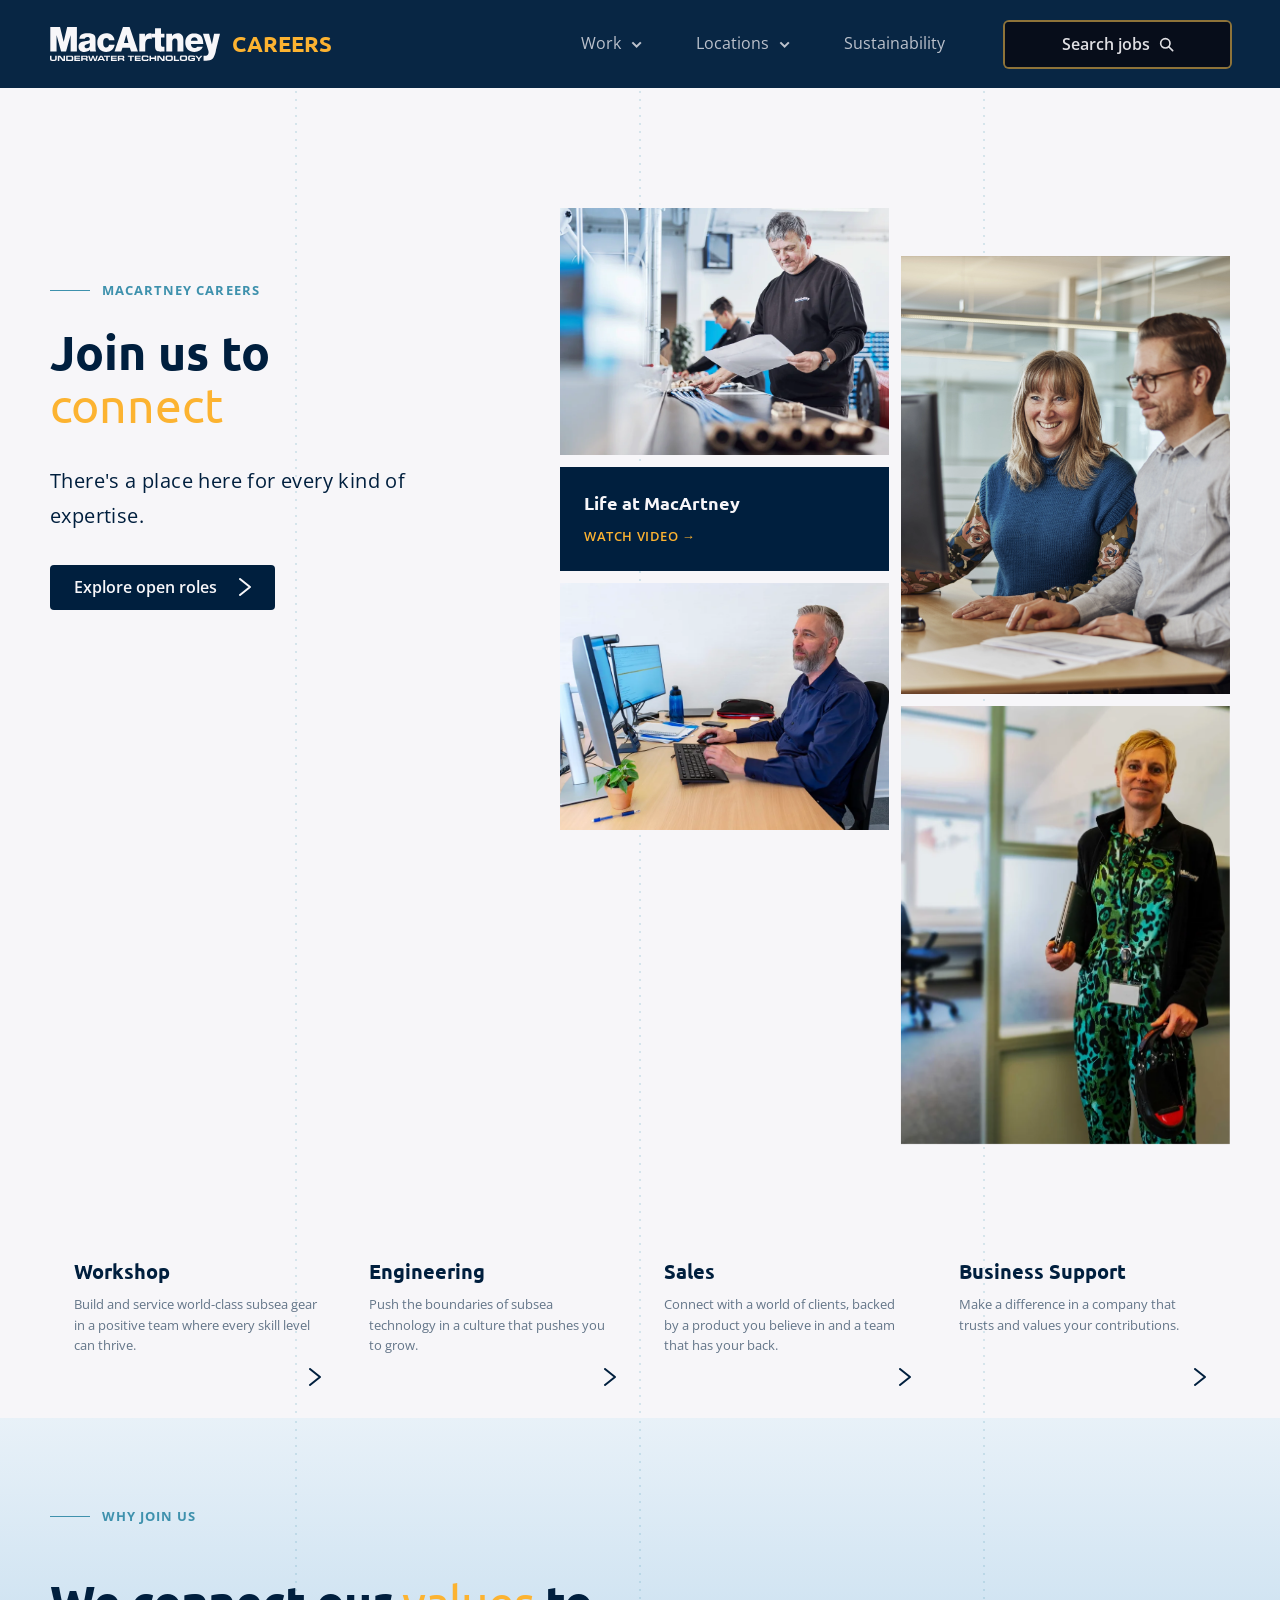
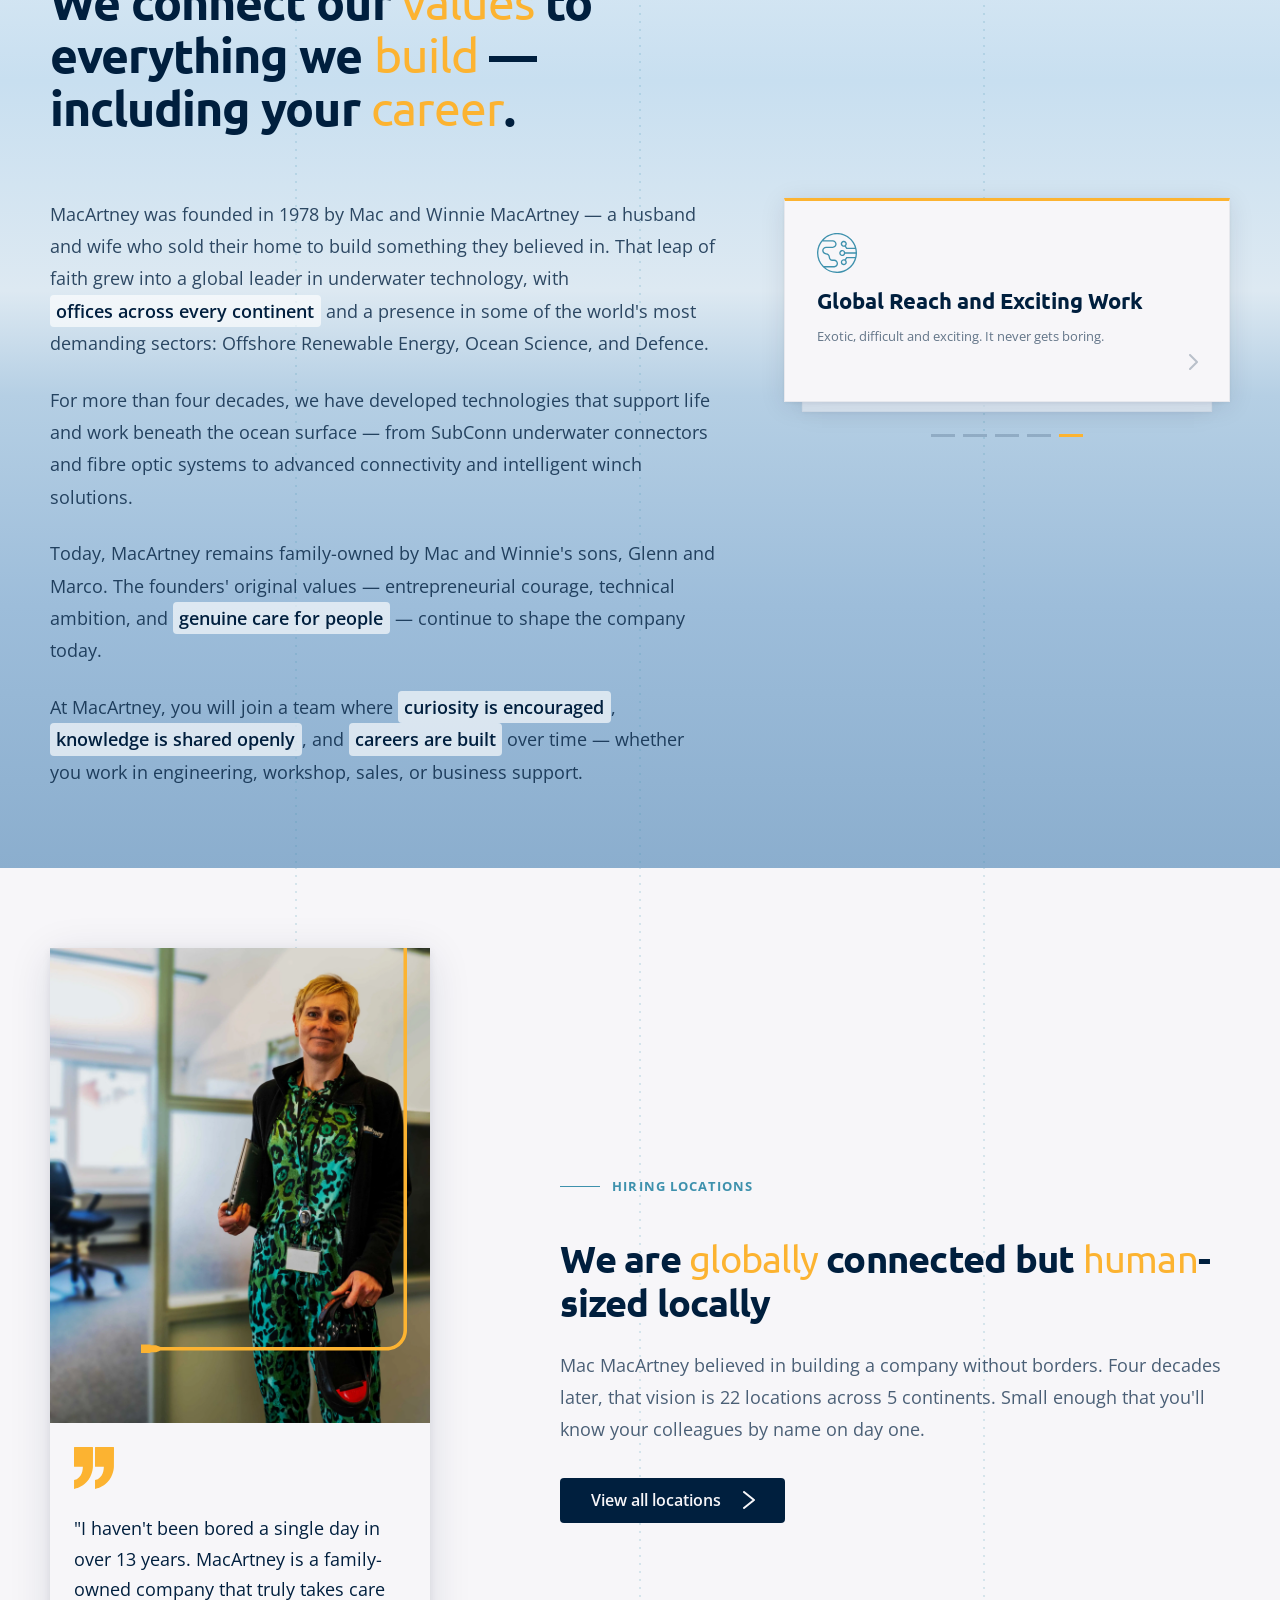
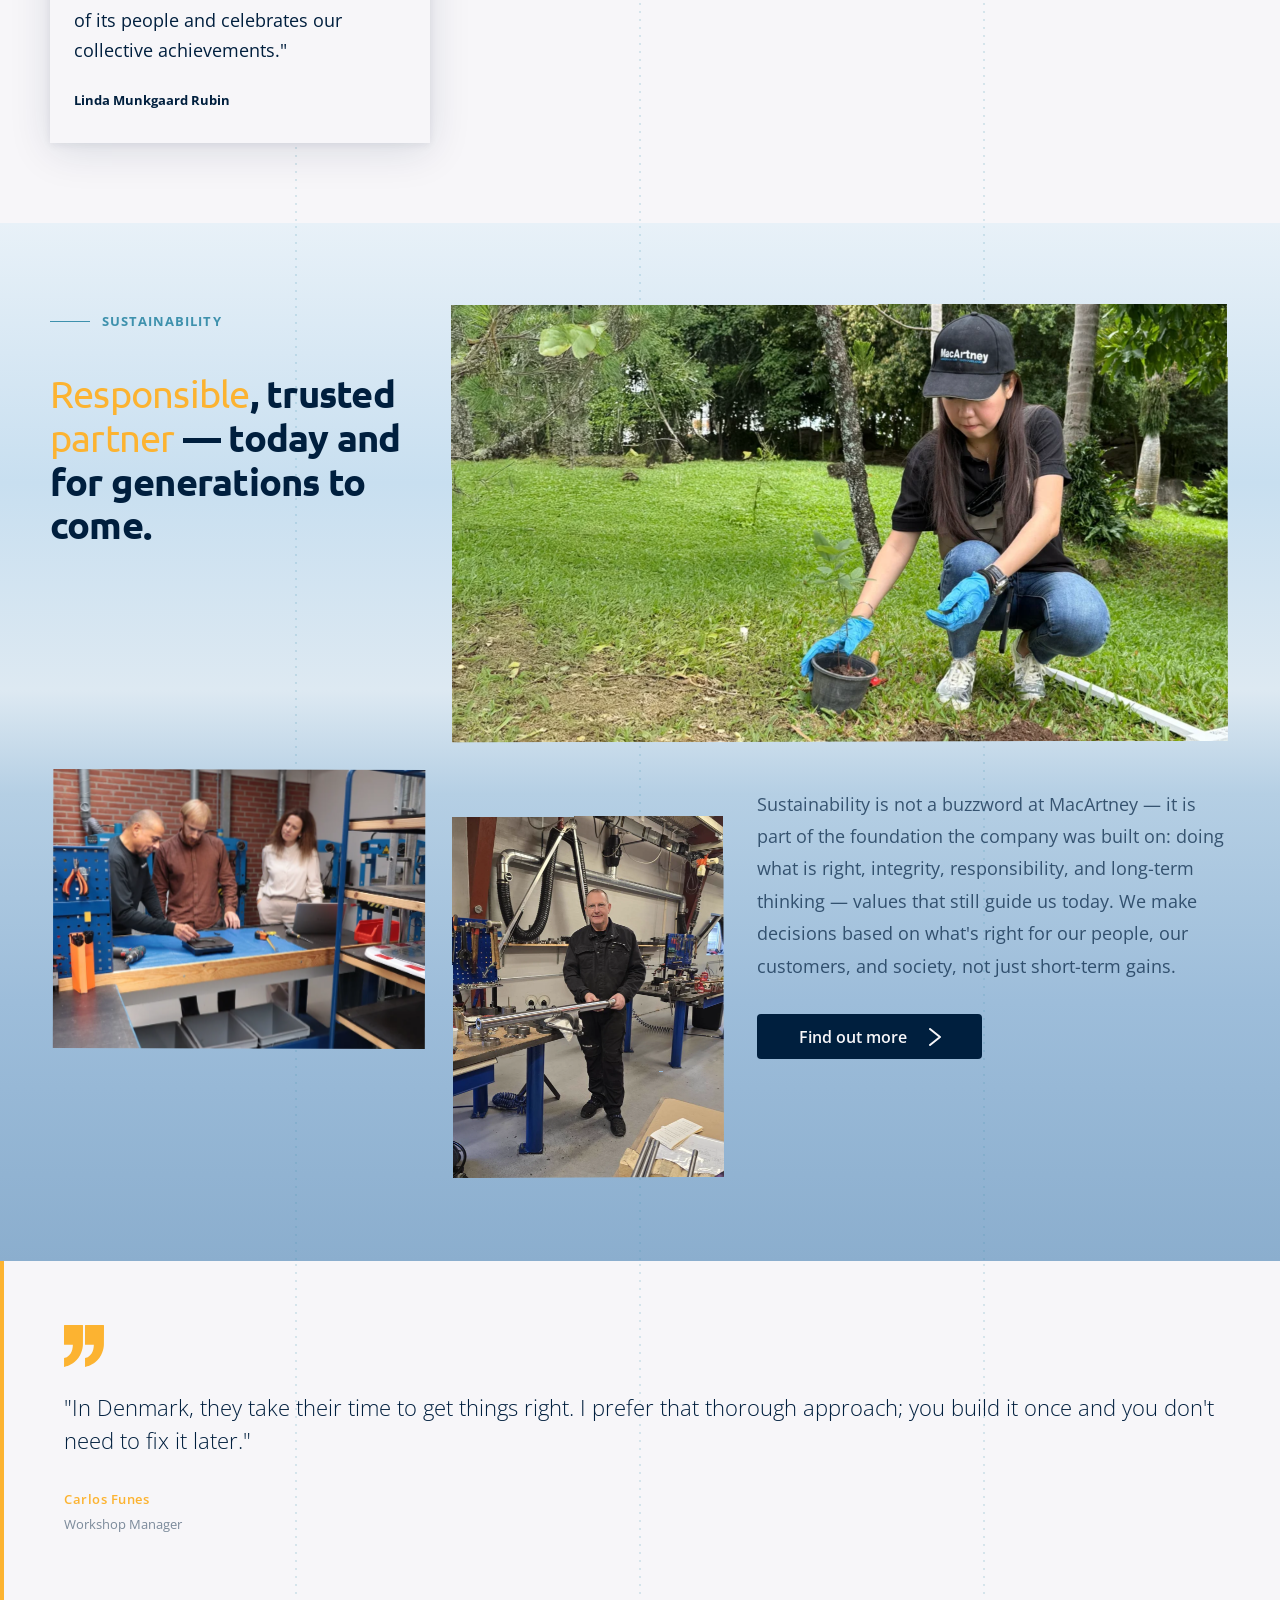
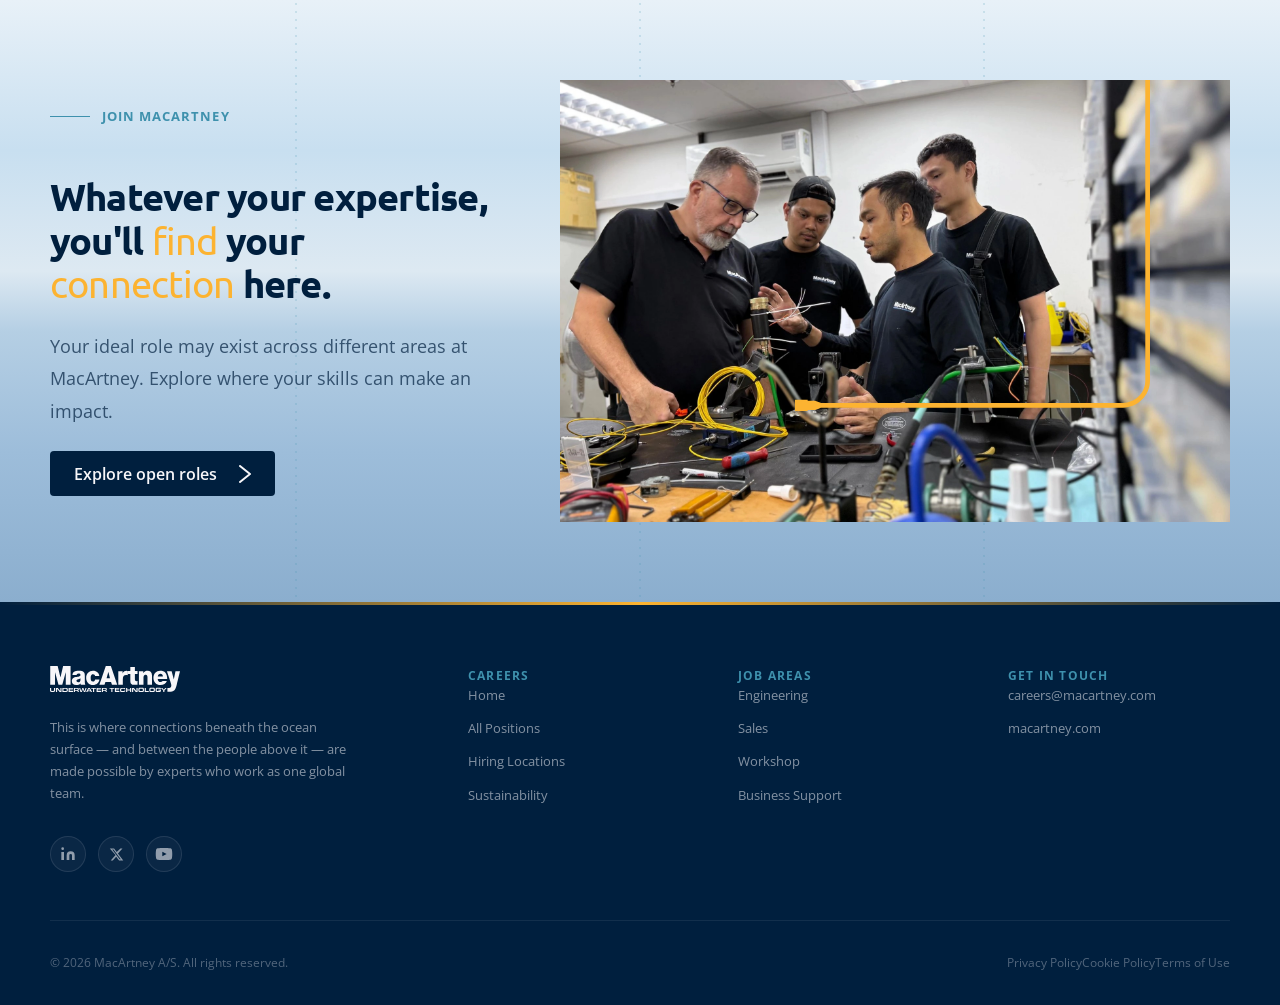
<file: index.html>
<!doctype html>
<html lang="en">
  <head>
    <meta charset="UTF-8" />
    <meta name="viewport" content="width=device-width, initial-scale=1.0" />
    <meta
      name="description"
      content="Build your career at MacArtney — we connect oceans and people"
    />
    <title>Careers at MacArtney — Join us to connect</title>
    <link rel="preconnect" href="https://fonts.googleapis.com" />
    <link rel="preconnect" href="https://fonts.gstatic.com" crossorigin />
    <link
      href="https://fonts.googleapis.com/css2?family=Open+Sans:wght@400;600;700&family=Ubuntu:wght@500;700&display=swap"
      rel="stylesheet"
    />
    <link rel="stylesheet" href="css/main.css" />
  </head>
  <body class="page-grid">
    <a href="#main" class="skip-link">Skip to main content</a>

    <header class="site-header" role="banner"></header>

    <main class="site-main" id="main">
      <section class="home-hero" aria-labelledby="hero-title">
        <div class="container home-hero__inner">
          <div class="page-hero__text-area">
            <span class="hero__eyebrow">MacArtney Careers</span>
            <h1 class="page-hero__title" id="hero-title">
              Join us to <span class="page-hero__title-accent">connect</span>
            </h1>
            <p class="page-hero__subtitle">
              There's a place here for every kind of expertise.
            </p>
            <div class="page-hero__actions">
              <a class="btn btn--cta btn--md" href="search.html">
                <span class="btn__inner">
                  Explore open roles
                  <svg class="btn__arrow" width="22" height="18" viewBox="0 0 22 18" fill="none" stroke="currentColor" stroke-width="2" stroke-linecap="round" stroke-linejoin="round" aria-hidden="true">
                    <polyline points="11,1 21,9 11,17"/>
                    <line class="btn__arrow-line" x1="1" y1="9" x2="21" y2="9"/>
                  </svg>
                </span>
              </a>
            </div>
          </div>

          <div class="media-grid" aria-hidden="true">
            <div class="media-grid__col media-grid__col--left">
              <div
                class="media-grid__photo media-grid__photo--landscape"
                style="
                  background-image: url(&quot;assets/hero-landscape-1.webp&quot;);
                  background-size: cover;
                  background-position: center;
                "
              ></div>
              <div class="media-grid__video-card">
                <p class="media-grid__video-title">Life at MacArtney</p>
                <a class="media-grid__video-link" href="#"
                  >Watch video &rarr;</a
                >
              </div>
              <div
                class="media-grid__photo media-grid__photo--landscape"
                style="
                  background-image: url(&quot;assets/hero-landscape-2.webp&quot;);
                  background-size: cover;
                  background-position: center;
                "
              ></div>
            </div>
            <div class="media-grid__col media-grid__col--right">
              <div
                class="media-grid__photo media-grid__photo--portrait"
                style="
                  background-image: url(&quot;assets/hero-portrait-3.webp&quot;);
                  background-size: cover;
                  background-position: center;
                "
              ></div>
              <div
                class="media-grid__photo media-grid__photo--portrait"
                style="
                  background-image: url(&quot;assets/hero-portrait-2.webp&quot;);
                  background-size: cover;
                  background-position: center;
                "
              ></div>
            </div>
          </div>
        </div>
      </section>

      <!-- ── Career Areas ──────────────────────────────────── -->
      <div class="career-areas"></div>

      <!-- ── Why Join Us ──────────────────────────────────── -->
      <section class="why-join section" aria-labelledby="why-join-title">
        <div class="container">
          <!-- Header -->
          <div class="why-join__header">
            <span class="hero__eyebrow">Why join us</span>
            <h2 class="why-join__headline" id="why-join-title">
              We connect our
              <span class="page-hero__title-accent">values</span> to everything
              we <span class="page-hero__title-accent">build</span> — including
              your <span class="page-hero__title-accent">career</span>.
            </h2>
          </div>

          <!-- Stripe-style values layout -->
          <div class="why-join__values">
            <div class="why-join__about flow">
              <p>
                MacArtney was founded in 1978 by Mac and Winnie MacArtney — a
                husband and wife who sold their home to build something they
                believed in. That leap of faith grew into a global leader in
                underwater technology, with
                <button class="why-join__trigger" data-card="global">
                  offices across every continent
                </button>
                and a presence in some of the world's most demanding sectors:
                Offshore Renewable Energy, Ocean Science, and Defence.
              </p>
              <p>
                For more than four decades, we have developed technologies that
                support life and work beneath the ocean surface — from SubConn
                underwater connectors and fibre optic systems to advanced
                connectivity and intelligent winch solutions.
              </p>
              <p>
                Today, MacArtney remains family-owned by Mac and Winnie's sons,
                Glenn and Marco. The founders' original values — entrepreneurial
                courage, technical ambition, and
                <button class="why-join__trigger" data-card="culture">
                  genuine care for people
                </button>
                — continue to shape the company today.
              </p>
              <p>
                At MacArtney, you will join a team where
                <button class="why-join__trigger" data-card="trust">
                  curiosity is encouraged</button
                >,
                <button class="why-join__trigger" data-card="leadership">
                  knowledge is shared openly</button
                >, and
                <button class="why-join__trigger" data-card="growth">
                  careers are built
                </button>
                over time — whether you work in engineering, workshop, sales, or
                business support.
              </p>
            </div>

            <div class="card-stack">
              <div class="card-stack__stage" aria-live="polite">
                <article
                  class="card-stack__card"
                  data-card="culture"
                  aria-hidden="true"
                >
                  <img
                    src="assets/Heart.svg"
                    class="card-stack__card-icon"
                    aria-hidden="true"
                    alt=""
                  />
                  <h3 class="card-stack__card-title">
                    Caring, Balanced Culture
                  </h3>
                  <p class="card-stack__card-text">
                    We will solve it together.
                  </p>
                </article>
                <article
                  class="card-stack__card"
                  data-card="growth"
                  aria-hidden="true"
                >
                  <img
                    src="assets/Growth.svg"
                    class="card-stack__card-icon"
                    aria-hidden="true"
                    alt=""
                  />
                  <h3 class="card-stack__card-title">Growth and Development</h3>
                  <p class="card-stack__card-text">
                    Hire for mindset, train for mastery.
                  </p>
                </article>
                <article
                  class="card-stack__card"
                  data-card="leadership"
                  aria-hidden="true"
                >
                  <img
                    src="assets/leadership.svg"
                    class="card-stack__card-icon"
                    aria-hidden="true"
                    alt=""
                  />
                  <h3 class="card-stack__card-title">
                    Approachable Leadership
                  </h3>
                  <p class="card-stack__card-text">
                    Everyone is equal on a human level.
                  </p>
                </article>
                <article
                  class="card-stack__card"
                  data-card="trust"
                  aria-hidden="true"
                >
                  <img
                    src="assets/Empowerment.svg"
                    class="card-stack__card-icon"
                    aria-hidden="true"
                    alt=""
                  />
                  <h3 class="card-stack__card-title">Trust and Empowerment</h3>
                  <p class="card-stack__card-text">
                    Take responsibility and ownership of your work, with the
                    support you need to succeed.
                  </p>
                </article>
                <article
                  class="card-stack__card"
                  data-card="global"
                  aria-hidden="true"
                >
                  <img
                    src="assets/Global.svg"
                    class="card-stack__card-icon"
                    aria-hidden="true"
                    alt=""
                  />
                  <h3 class="card-stack__card-title">
                    Global Reach and Exciting Work
                  </h3>
                  <p class="card-stack__card-text">
                    Exotic, difficult and exciting. It never gets boring.
                  </p>
                </article>
              </div>
              <div class="card-stack__dots" aria-hidden="true"></div>
            </div>
          </div>
        </div>

        <!-- Mobile bottom sheet -->
        <div
          class="why-join__sheet"
          role="dialog"
          aria-modal="true"
          aria-label="Value detail"
          aria-hidden="true"
        >
          <button class="why-join__sheet-close" aria-label="Close">
            &#x2715;
          </button>
          <div
            class="card-stack__card-icon why-join__sheet-icon"
            aria-hidden="true"
          ></div>
          <h3 class="card-stack__card-title why-join__sheet-title"></h3>
          <p class="card-stack__card-text why-join__sheet-text"></p>
        </div>
        <div class="why-join__sheet-backdrop" aria-hidden="true"></div>
      </section>

      <!-- ── Locations Intro ─────────────────────────────────── -->
      <section class="locations-intro section">
        <div class="container">
          <div class="locations-intro__grid">
            <div class="quote-card">
              <div class="quote-card__media">
                <img
                  src="assets/Front_page_hero.webp"
                  alt="MacArtney team member"
                  class="quote-card__image"
                />
                <img
                  src="assets/Top_connector.svg"
                  alt=""
                  class="quote-card__connector"
                  aria-hidden="true"
                />
              </div>
              <div class="quote-card__body">
                <img
                  class="quote-card__icon"
                  src="assets/quote.svg"
                  alt=""
                  aria-hidden="true"
                />
                <blockquote class="quote-card__text">
                  "I haven't been bored a single day in over 13 years. MacArtney
                  is a family-owned company that truly takes care of its people
                  and celebrates our collective achievements."
                </blockquote>
                <cite class="quote-card__attribution">
                  <strong>Linda Munkgaard Rubin</strong>
                </cite>
              </div>
            </div>

            <div class="locations-intro__text">
              <span class="hero__eyebrow">Hiring Locations</span>
              <h2 class="locations-intro__heading">
                We are
                <span class="page-hero__title-accent">globally</span> connected
                but <span class="page-hero__title-accent">human</span>-sized
                locally
              </h2>
              <p class="locations-intro__body">
                Mac MacArtney believed in building a company without borders.
                Four decades later, that vision is 22 locations across 5
                continents. Small enough that you'll know your colleagues by
                name on day one.
              </p>
              <a class="btn btn--cta btn--md" href="locations.html">
                <span class="btn__inner">
                  View all locations
                  <svg class="btn__arrow" width="22" height="18" viewBox="0 0 22 18" fill="none" stroke="currentColor" stroke-width="2" stroke-linecap="round" stroke-linejoin="round" aria-hidden="true">
                    <polyline points="11,1 21,9 11,17"/>
                    <line class="btn__arrow-line" x1="1" y1="9" x2="21" y2="9"/>
                  </svg>
                </span>
              </a>
            </div>
          </div>
        </div>
      </section>

      <!-- ── Sustainability ────────────────────────────────── -->
      <section class="sustain-strip section" aria-labelledby="sustain-title">
        <div class="container">
          <div class="sustain-strip__grid">
            <div class="sustain-strip__lead">
              <span class="hero__eyebrow">Sustainability</span>
              <h2 class="sustain-strip__heading" id="sustain-title">
                <span class="page-hero__title-accent">Responsible</span>,
                trusted <span class="page-hero__title-accent">partner</span> —
                today and for generations to come.
              </h2>
            </div>
            <div
              class="sustain-strip__photo sustain-strip__photo--a"
              aria-hidden="true"
              style="
                background-image: url(&quot;assets/sustain-landscape.webp&quot;);
                background-size: cover;
                background-position: center;
              "
            ></div>
            <div
              class="sustain-strip__photo sustain-strip__photo--b"
              aria-hidden="true"
              style="
                background-image: url(&quot;assets/sustain-square.webp&quot;);
                background-size: cover;
                background-position: center;
              "
            ></div>
            <div
              class="sustain-strip__photo sustain-strip__photo--c"
              aria-hidden="true"
              style="
                background-image: url(&quot;assets/sustain-portrait.webp&quot;);
                background-size: cover;
                background-position: center;
              "
            ></div>
            <div class="sustain-strip__body">
              <p>
                Sustainability is not a buzzword at MacArtney — it is part of
                the foundation the company was built on: doing what is right,
                integrity, responsibility, and long-term thinking — values that
                still guide us today. We make decisions based on what's right
                for our people, our customers, and society, not just short-term
                gains.
              </p>
              <a class="btn btn--cta btn--md" href="sustainability.html">
                <span class="btn__inner">
                  Find out more
                  <svg class="btn__arrow" width="22" height="18" viewBox="0 0 22 18" fill="none" stroke="currentColor" stroke-width="2" stroke-linecap="round" stroke-linejoin="round" aria-hidden="true">
                    <polyline points="11,1 21,9 11,17"/>
                    <line class="btn__arrow-line" x1="1" y1="9" x2="21" y2="9"/>
                  </svg>
                </span>
              </a>
            </div>
          </div>
        </div>
      </section>

      <!-- ── Full-bleed Quote ──────────────────────────────────── -->
      <section class="full-quote" aria-label="Employee testimonial">
        <div class="full-quote__content">
          <div class="container">
            <blockquote class="full-quote__blockquote">
              <img
                src="assets/quote.svg"
                class="full-quote__mark"
                alt=""
                aria-hidden="true"
              />
              <p class="full-quote__text">
                "In Denmark, they take their time to get things right. I prefer
                that thorough approach; you build it once and you don't need to
                fix it later."
              </p>
              <footer class="full-quote__author">
                <strong class="full-quote__name">Carlos Funes</strong>
                <span class="full-quote__role">Workshop Manager</span>
              </footer>
            </blockquote>
          </div>
        </div>
      </section>

      <!-- ── CTA Banner ──────────────────────────────────────── -->
      <section
        class="cta-banner section"
        aria-labelledby="cta-banner-title"
      ></section>
    </main>

    <footer class="site-footer" role="contentinfo"></footer>

    <script src="https://cdnjs.cloudflare.com/ajax/libs/gsap/3.12.5/gsap.min.js"></script>
    <script type="module" src="js/animations/hero.js"></script>
    <script type="module" src="js/core/header.js"></script>
    <script type="module" src="js/core/navigation.js"></script>
    <script type="module" src="js/core/footer.js"></script>
    <script type="module" src="js/sections/career-areas.js"></script>
    <script type="module" src="js/sections/cta-banner.js"></script>
    <script type="module" src="js/sections/why-join.js"></script>
    <script type="module" src="js/core/buttons.js"></script>
  </body>
</html>
</file>
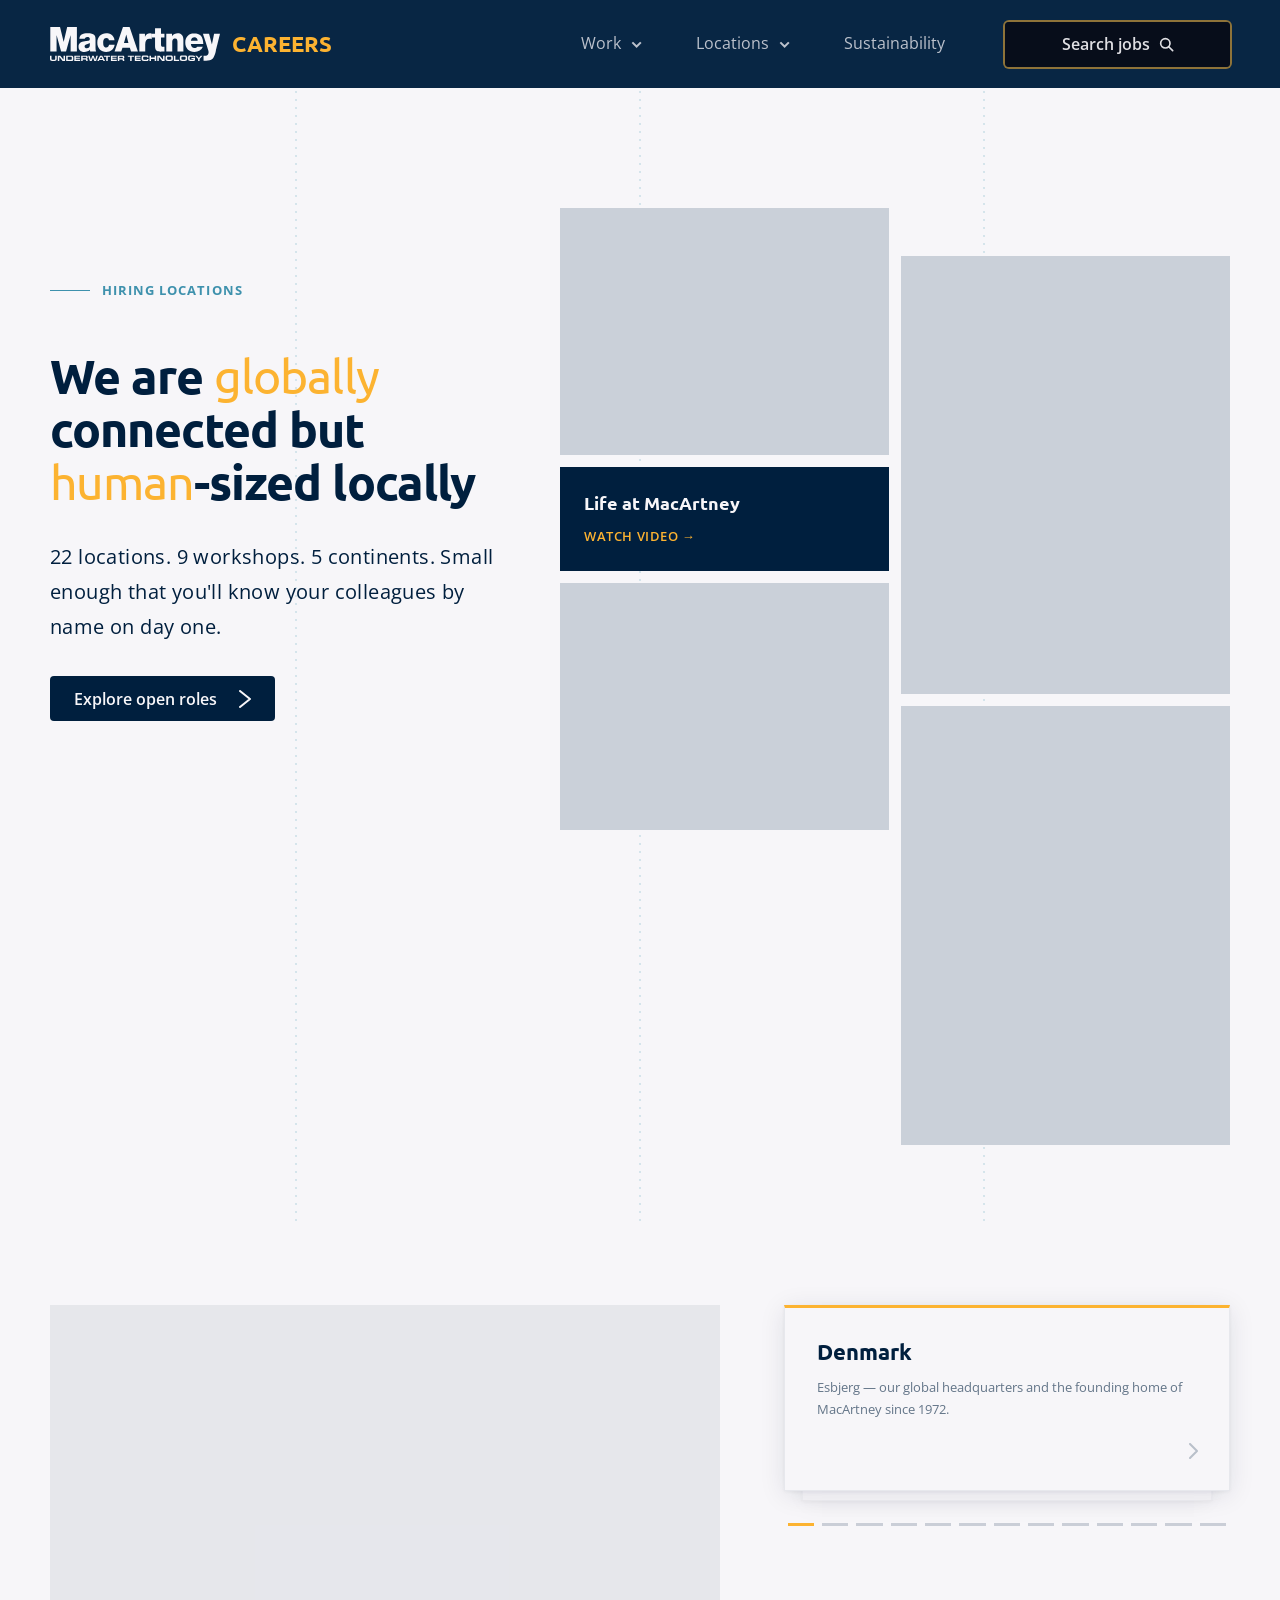
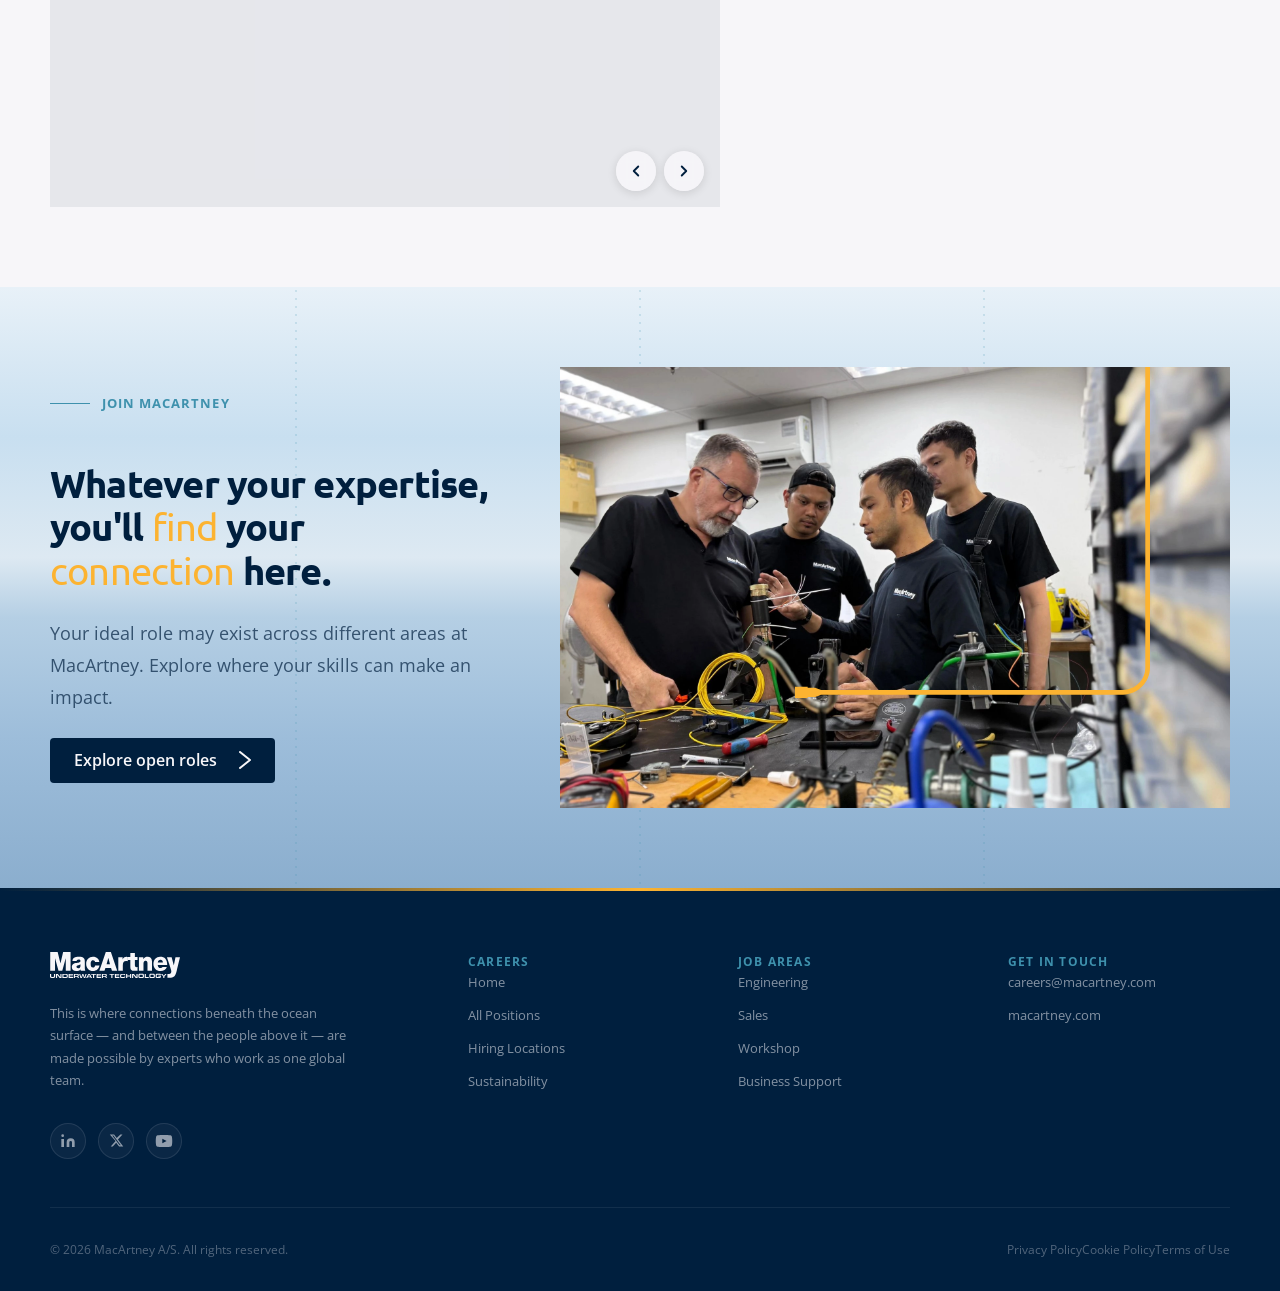
<file: locations.html>
<!doctype html>
<html lang="en">
  <head>
    <meta charset="UTF-8" />
    <meta name="viewport" content="width=device-width, initial-scale=1.0" />
    <meta
      name="description"
      content="MacArtney hiring locations — globally connected, human-sized locally"
    />
    <title>Locations — Careers at MacArtney</title>
    <link rel="preconnect" href="https://fonts.googleapis.com" />
    <link rel="preconnect" href="https://fonts.gstatic.com" crossorigin />
    <link
      href="https://fonts.googleapis.com/css2?family=Open+Sans:wght@400;600;700&family=Ubuntu:wght@500;700&display=swap"
      rel="stylesheet"
    />
    <link rel="stylesheet" href="css/main.css" />
  </head>
  <body class="page-grid">
    <a href="#main" class="skip-link">Skip to main content</a>

    <header class="site-header" role="banner"></header>

    <main class="site-main" id="main">
      <section class="home-hero home-hero--sales" aria-labelledby="hero-title">
        <div class="container home-hero__inner">
          <div class="page-hero__text-area">
            <span class="hero__eyebrow">Hiring Locations</span>
            <h1 class="why-join__headline" id="hero-title">
              We are
              <span class="page-hero__title-accent">globally</span>
              connected but
              <span class="page-hero__title-accent">human</span>-sized locally
            </h1>
            <p class="page-hero__subtitle">
              22 locations. 9 workshops. 5 continents. Small enough that you'll
              know your colleagues by name on day one.
            </p>
            <div class="page-hero__actions">
              <a class="btn btn--cta btn--md" href="search.html">
                <span class="btn__inner">
                  Explore open roles
                  <svg class="btn__arrow" width="22" height="18" viewBox="0 0 22 18" fill="none" stroke="currentColor" stroke-width="2" stroke-linecap="round" stroke-linejoin="round" aria-hidden="true">
                    <polyline points="11,1 21,9 11,17"/>
                    <line class="btn__arrow-line" x1="1" y1="9" x2="21" y2="9"/>
                  </svg>
                </span>
              </a>
            </div>
          </div>

          <div class="media-grid" aria-hidden="true">
            <div class="media-grid__col media-grid__col--left">
              <div class="media-grid__photo media-grid__photo--landscape"></div>
              <div class="media-grid__video-card">
                <p class="media-grid__video-title">Life at MacArtney</p>
                <a class="media-grid__video-link" href="#"
                  >Watch video &rarr;</a
                >
              </div>
              <div class="media-grid__photo media-grid__photo--landscape"></div>
            </div>
            <div class="media-grid__col media-grid__col--right">
              <div class="media-grid__photo media-grid__photo--portrait"></div>
              <div class="media-grid__photo media-grid__photo--portrait"></div>
            </div>
          </div>
        </div>
      </section>

      <!-- ── Office gallery ────────────────────────────────────── -->
      <section class="why-join locations-gallery section" aria-label="Our offices">
        <div class="container">
          <div class="why-join__values">

            <!-- Swipeable photo area -->
            <div class="locations-gallery__media">
              <div class="locations-gallery__photo" aria-hidden="true"></div>
              <div class="locations-gallery__arrows">
                <button class="locations-gallery__arrow locations-gallery__arrow--prev" aria-label="Previous office">
                  <svg width="18" height="18" viewBox="0 0 24 24" fill="none" stroke="currentColor" stroke-width="2.5" stroke-linecap="round" stroke-linejoin="round" aria-hidden="true"><path d="M15 18l-6-6 6-6"/></svg>
                </button>
                <button class="locations-gallery__arrow locations-gallery__arrow--next" aria-label="Next office">
                  <svg width="18" height="18" viewBox="0 0 24 24" fill="none" stroke="currentColor" stroke-width="2.5" stroke-linecap="round" stroke-linejoin="round" aria-hidden="true"><path d="M9 18l6-6-6-6"/></svg>
                </button>
              </div>
            </div>

            <!-- Card stack -->
            <div class="card-stack">
              <div class="card-stack__stage" aria-live="polite">
                <article class="card-stack__card" data-card="denmark" aria-hidden="true">
                  <h3 class="card-stack__card-title">Denmark</h3>
                  <p class="card-stack__card-text">Esbjerg — our global headquarters and the founding home of MacArtney since 1972.</p>
                </article>
                <article class="card-stack__card" data-card="norway" aria-hidden="true">
                  <h3 class="card-stack__card-title">Norway</h3>
                  <p class="card-stack__card-text">Ålesund — regional hub for North Sea offshore and subsea operations.</p>
                </article>
                <article class="card-stack__card" data-card="sweden" aria-hidden="true">
                  <h3 class="card-stack__card-title">Sweden</h3>
                  <p class="card-stack__card-text">Gothenburg — serving Scandinavian and Baltic offshore clients.</p>
                </article>
                <article class="card-stack__card" data-card="uk" aria-hidden="true">
                  <h3 class="card-stack__card-title">United Kingdom</h3>
                  <p class="card-stack__card-text">Serving the UK's offshore, defence, and marine research sectors.</p>
                </article>
                <article class="card-stack__card" data-card="germany" aria-hidden="true">
                  <h3 class="card-stack__card-title">Germany</h3>
                  <p class="card-stack__card-text">Hamburg — central European sales and technical support hub.</p>
                </article>
                <article class="card-stack__card" data-card="france" aria-hidden="true">
                  <h3 class="card-stack__card-title">France</h3>
                  <p class="card-stack__card-text">Supporting French naval, offshore energy, and ocean science projects.</p>
                </article>
                <article class="card-stack__card" data-card="italy" aria-hidden="true">
                  <h3 class="card-stack__card-title">Italy</h3>
                  <p class="card-stack__card-text">Mediterranean presence for Southern European and offshore clients.</p>
                </article>
                <article class="card-stack__card" data-card="benelux" aria-hidden="true">
                  <h3 class="card-stack__card-title">Benelux</h3>
                  <p class="card-stack__card-text">Amsterdam — serving port, energy, and research sectors across Belgium and the Netherlands.</p>
                </article>
                <article class="card-stack__card" data-card="middle-east" aria-hidden="true">
                  <h3 class="card-stack__card-title">Middle East</h3>
                  <p class="card-stack__card-text">Dubai — regional base for offshore energy projects across the Gulf.</p>
                </article>
                <article class="card-stack__card" data-card="canada" aria-hidden="true">
                  <h3 class="card-stack__card-title">Canada</h3>
                  <p class="card-stack__card-text">North American hub supporting Atlantic offshore and subsea operations.</p>
                </article>
                <article class="card-stack__card" data-card="usa" aria-hidden="true">
                  <h3 class="card-stack__card-title">USA</h3>
                  <p class="card-stack__card-text">MacArtney Inc. — serving the full North American offshore and research market.</p>
                </article>
                <article class="card-stack__card" data-card="singapore" aria-hidden="true">
                  <h3 class="card-stack__card-title">Singapore</h3>
                  <p class="card-stack__card-text">Asia-Pacific headquarters connecting clients across the region's growing offshore market.</p>
                  <a href="singapore.html" class="card-stack__card-link">Explore office &rarr;</a>
                </article>
                <article class="card-stack__card" data-card="australia" aria-hidden="true">
                  <h3 class="card-stack__card-title">Australia</h3>
                  <p class="card-stack__card-text">Perth — serving Asia-Pacific offshore energy and research clients from Western Australia.</p>
                </article>
              </div>
              <div class="card-stack__dots" aria-hidden="true"></div>
            </div>

          </div>
        </div>
      </section>

      <!-- ── CTA Banner ──────────────────────────────────────── -->
      <section class="cta-banner section" aria-labelledby="cta-banner-title"></section>
    </main>

    <footer class="site-footer" role="contentinfo"></footer>

    <script src="https://cdnjs.cloudflare.com/ajax/libs/gsap/3.12.5/gsap.min.js"></script>
    <script type="module" src="js/animations/hero.js"></script>
    <script type="module" src="js/core/header.js"></script>
    <script type="module" src="js/core/navigation.js"></script>
    <script type="module" src="js/core/footer.js"></script>

    <script type="module" src="js/sections/locations-gallery.js"></script>
    <script type="module" src="js/sections/cta-banner.js"></script>
    <script type="module" src="js/core/buttons.js"></script>
  </body>
</html>
</file>
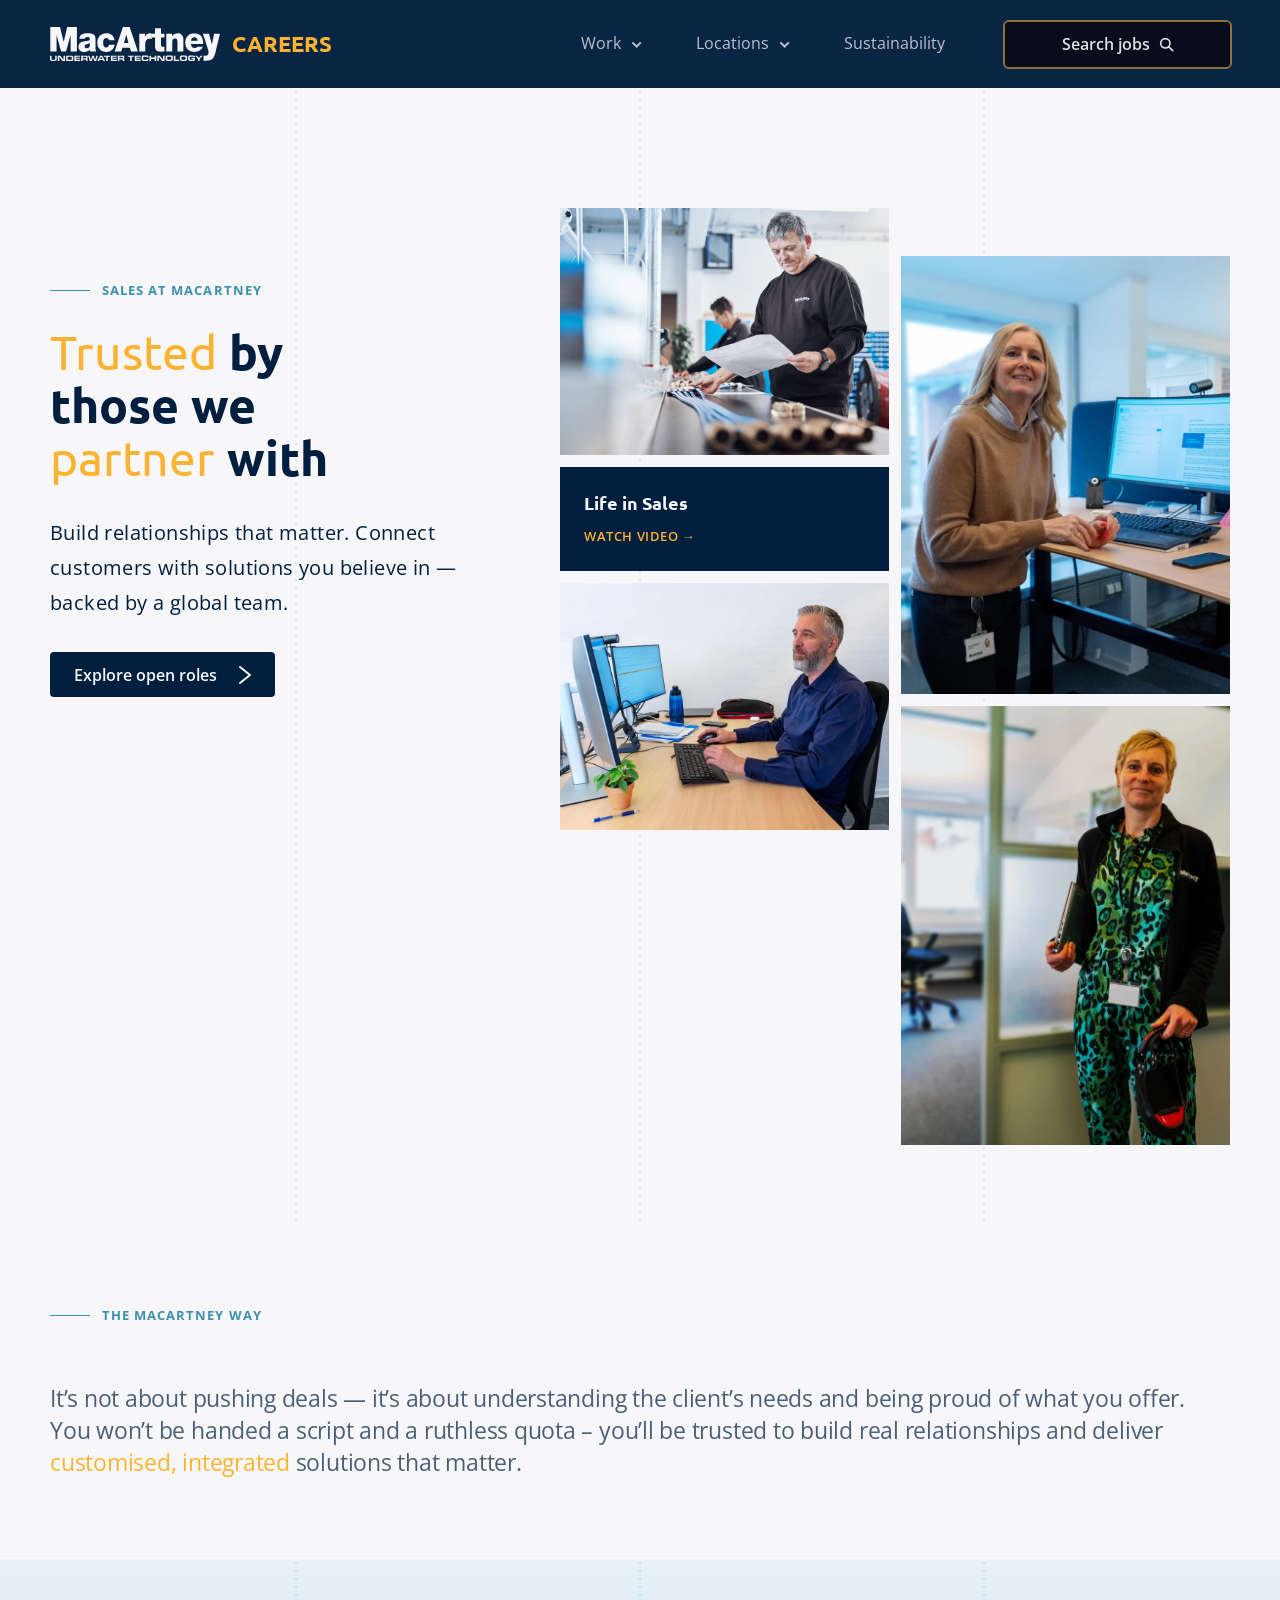
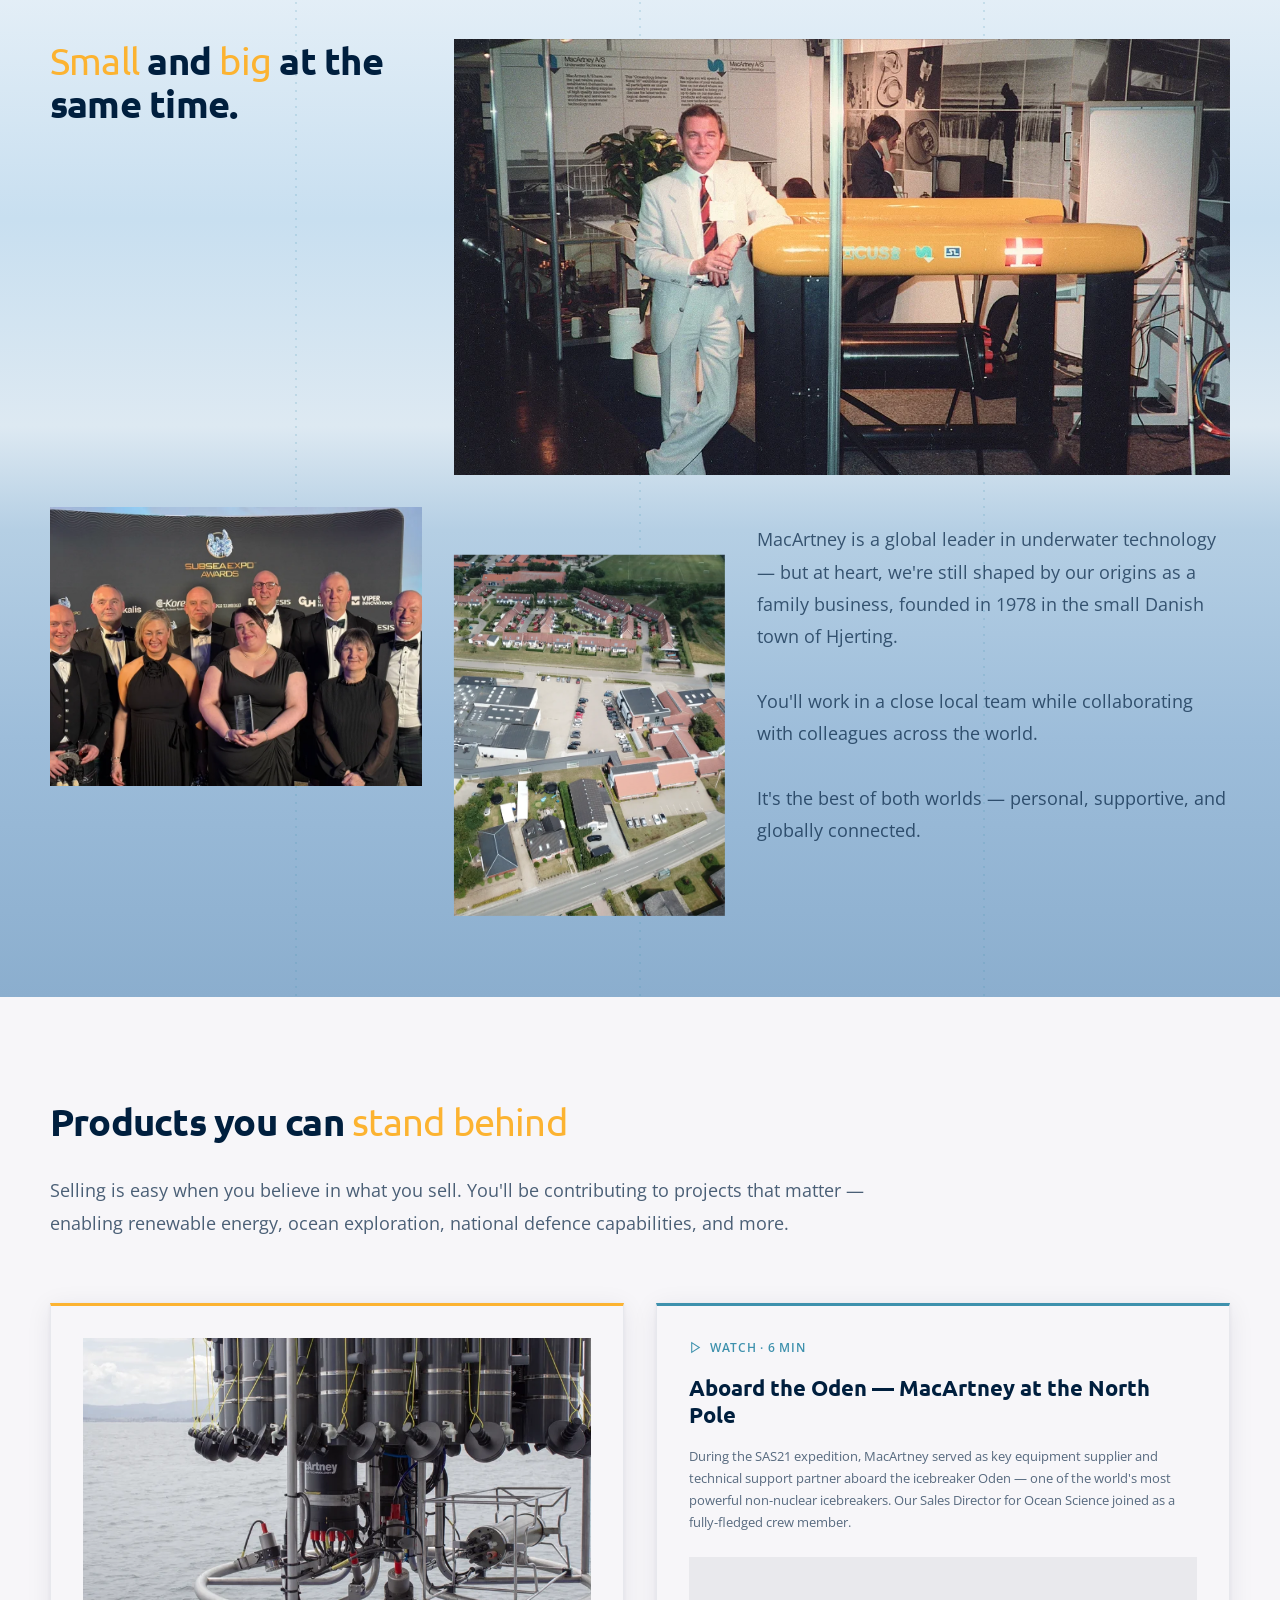
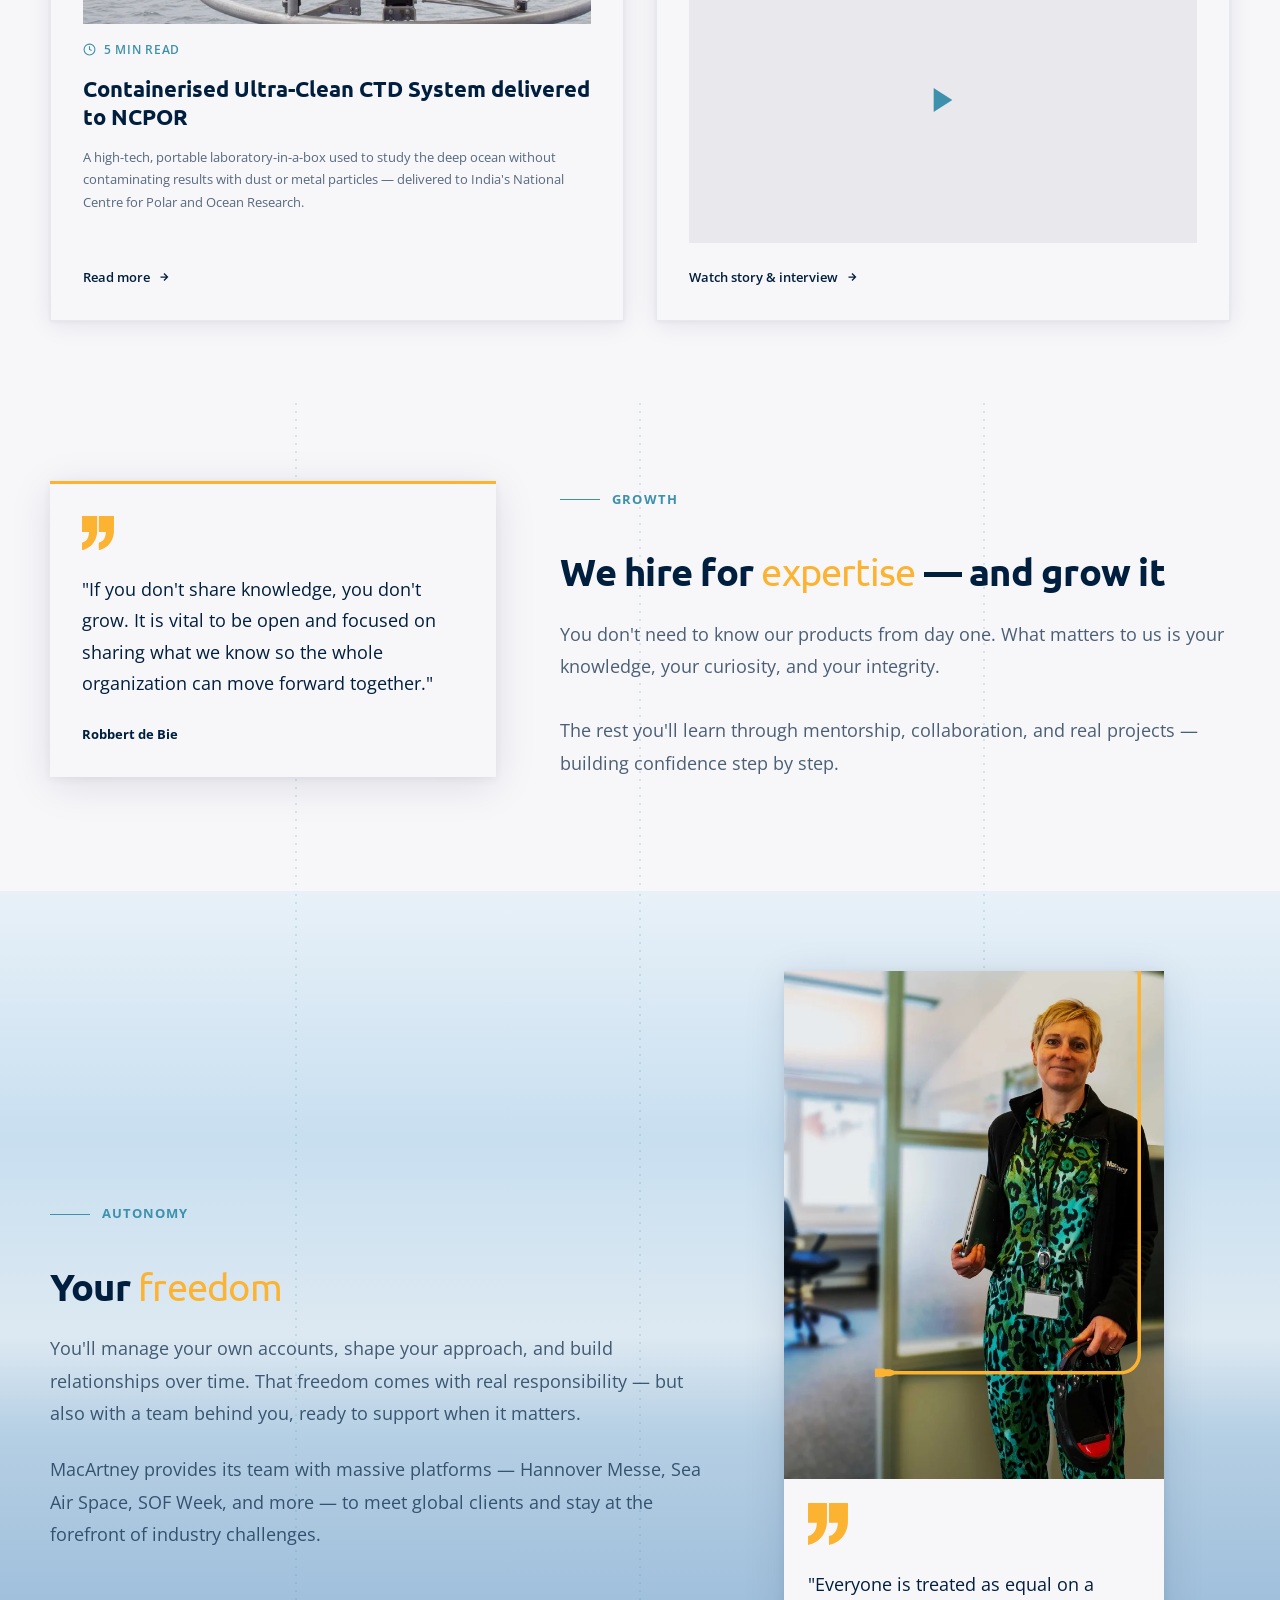
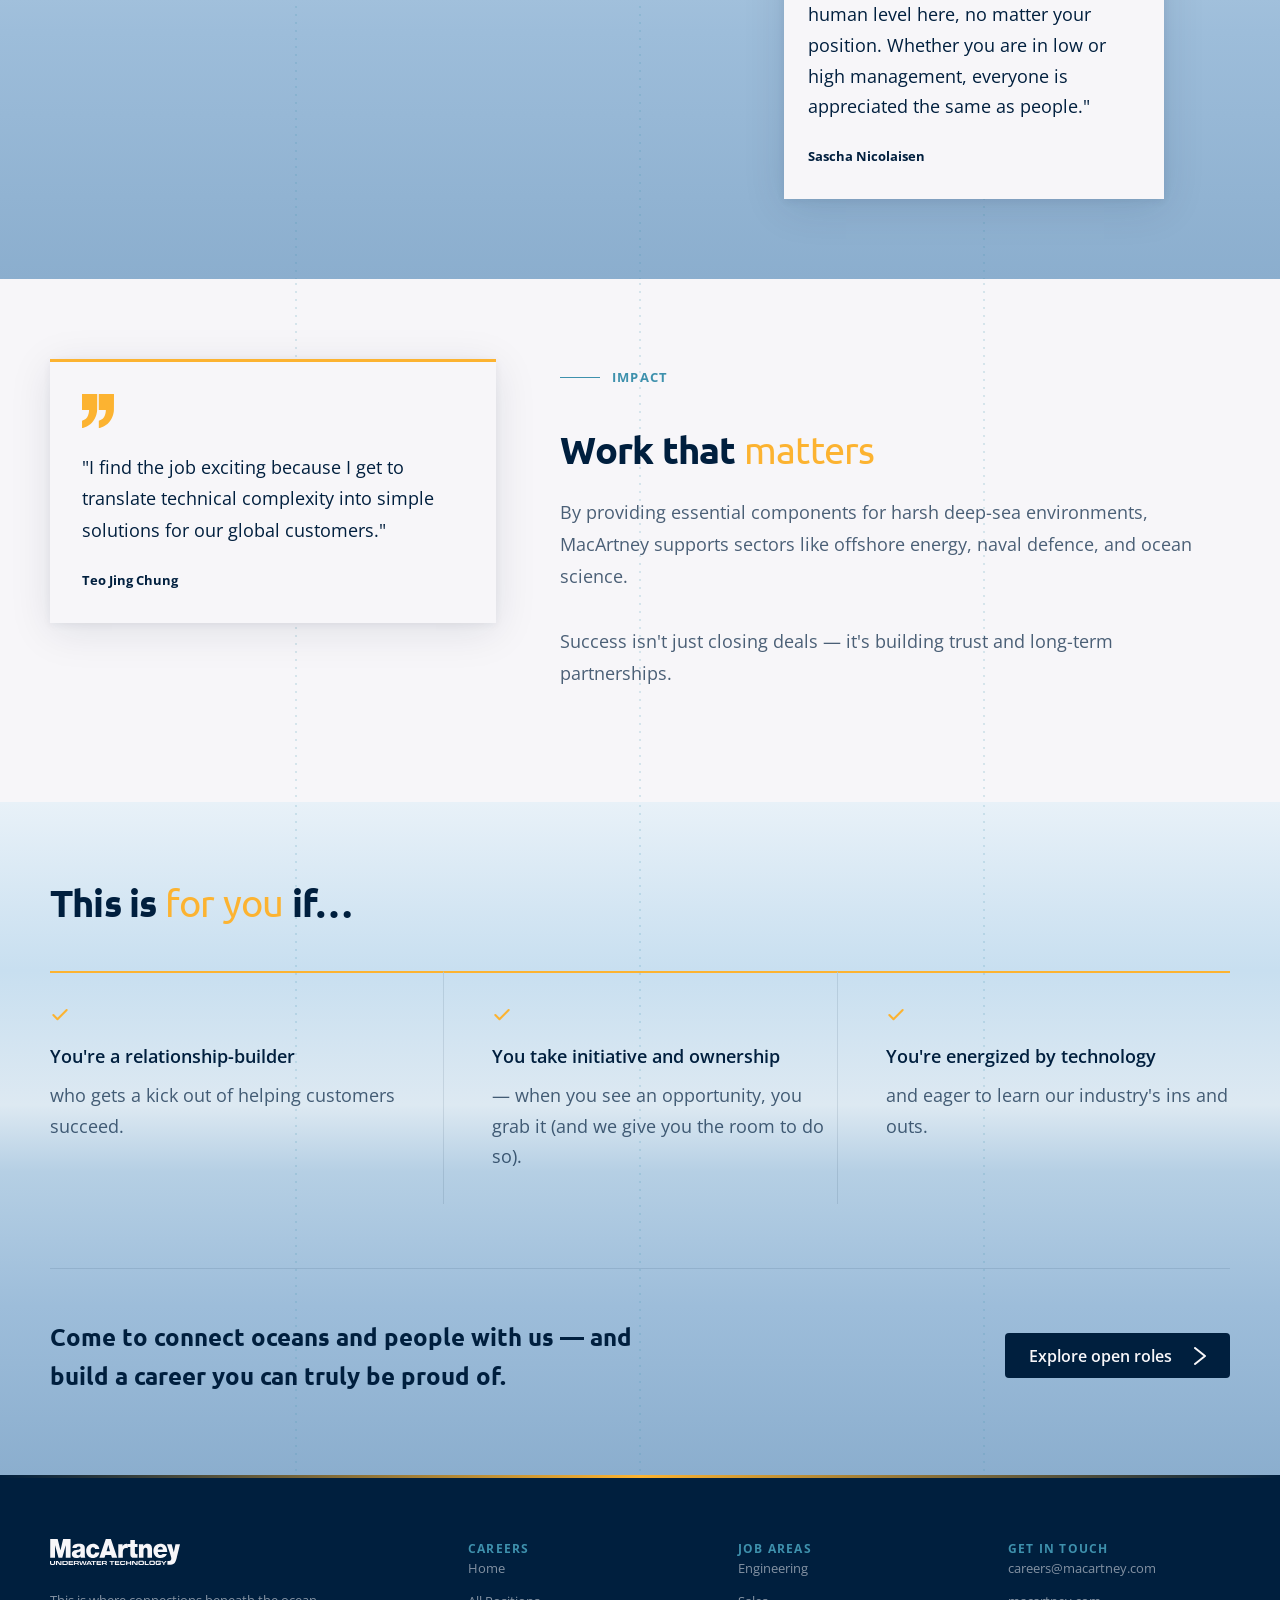
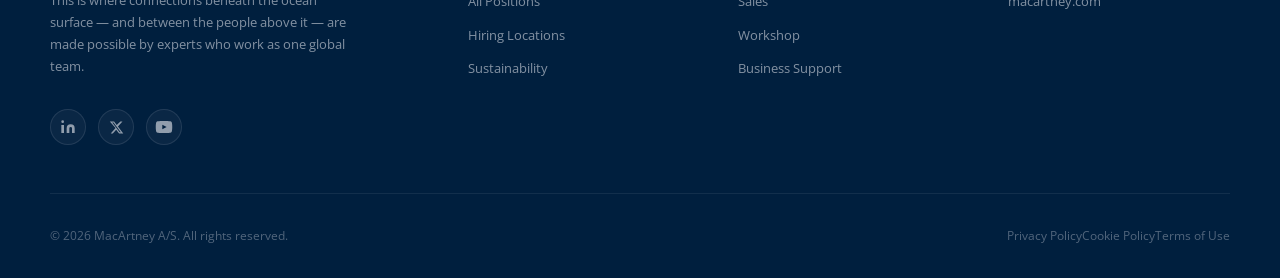
<file: sales.html>
<!doctype html>
<html lang="en">
  <head>
    <meta charset="UTF-8" />
    <meta name="viewport" content="width=device-width, initial-scale=1.0" />
    <meta
      name="description"
      content="Sales careers at MacArtney — build relationships that matter, backed by a global team"
    />
    <title>Sales Careers at MacArtney — Be.Long Here</title>
    <link rel="preconnect" href="https://fonts.googleapis.com" />
    <link rel="preconnect" href="https://fonts.gstatic.com" crossorigin />
    <link
      href="https://fonts.googleapis.com/css2?family=Open+Sans:wght@400;600;700&family=Ubuntu:wght@500;700&display=swap"
      rel="stylesheet"
    />
    <link rel="stylesheet" href="css/main.css" />
  </head>
  <body class="page-grid">
    <a href="#main" class="skip-link">Skip to main content</a>

    <header class="site-header" role="banner"></header>

    <main class="site-main" id="main">
      <section class="home-hero home-hero--sales" aria-labelledby="hero-title">
        <div class="container home-hero__inner">
          <div class="page-hero__text-area">
            <span class="hero__eyebrow">Sales at MacArtney</span>
            <h1 class="page-hero__title" id="hero-title">
              <span class="page-hero__title-accent">Trusted</span> by those we
              <span class="page-hero__title-accent">partner</span> with
            </h1>
            <p class="page-hero__subtitle">
              Build relationships that matter. Connect customers with solutions
              you believe in — backed by a global team.
            </p>
            <div class="page-hero__actions">
              <a class="btn btn--cta btn--md" href="search.html?team=Sales">
                <span class="btn__inner">
                  Explore open roles
                  <svg
                    class="btn__arrow"
                    width="22"
                    height="18"
                    viewBox="0 0 22 18"
                    fill="none"
                    stroke="currentColor"
                    stroke-width="2"
                    stroke-linecap="round"
                    stroke-linejoin="round"
                    aria-hidden="true"
                  >
                    <polyline points="11,1 21,9 11,17" />
                    <line
                      class="btn__arrow-line"
                      x1="1"
                      y1="9"
                      x2="21"
                      y2="9"
                    />
                  </svg>
                </span>
              </a>
            </div>
          </div>

          <div class="media-grid" aria-hidden="true">
            <div class="media-grid__col media-grid__col--left">
              <div
                class="media-grid__photo media-grid__photo--landscape"
                style="
                  background-image: url(&quot;assets/hero-landscape-1.webp&quot;);
                  background-size: cover;
                  background-position: center;
                "
              ></div>
              <div class="media-grid__video-card">
                <p class="media-grid__video-title">Life in Sales</p>
                <a class="media-grid__video-link" href="#"
                  >Watch video &rarr;</a
                >
              </div>
              <div
                class="media-grid__photo media-grid__photo--landscape"
                style="
                  background-image: url(&quot;assets/hero-landscape-2.webp&quot;);
                  background-size: cover;
                  background-position: center;
                "
              ></div>
            </div>
            <div class="media-grid__col media-grid__col--right">
              <div
                class="media-grid__photo media-grid__photo--portrait"
                style="
                  background-image: url(&quot;assets/hero-portrait-1.webp&quot;);
                  background-size: cover;
                  background-position: center;
                "
              ></div>
              <div
                class="media-grid__photo media-grid__photo--portrait"
                style="
                  background-image: url(&quot;assets/hero-portrait-2.webp&quot;);
                  background-size: cover;
                  background-position: center;
                "
              ></div>
            </div>
          </div>
        </div>
      </section>

      <!-- ── Sales Statement ───────────────────────────────────── -->
      <section class="sales-statement" aria-label="Sales philosophy">
        <div class="container">
          <div class="sales-statement__inner">
            <span class="hero__eyebrow">The MacArtney Way</span>
            <p class="sales-statement__body">
              It’s not about pushing deals — it’s about understanding the
              client’s needs and being proud of what you offer. You won’t be
              handed a script and a ruthless quota – you’ll be trusted to build
              real relationships and deliver
              <span class="page-hero__title-accent"
                >customised, integrated</span
              >
              solutions that matter.
            </p>
          </div>
        </div>
      </section>

      <!-- ── Sales Culture ─────────────────────────────────────── -->
      <section
        class="sales-culture section"
        aria-labelledby="sales-culture-title"
      >
        <div class="container">
          <div class="sales-culture__grid">
            <div class="sales-culture__lead">
              <h2 class="sales-culture__heading" id="sales-culture-title">
                <span class="page-hero__title-accent">Small</span> and
                <span class="page-hero__title-accent">big</span> at the same
                time.
              </h2>
            </div>
            <div
              class="sales-culture__photo sales-culture__photo--a"
              aria-hidden="true"
              style="
                background-image: url(&quot;assets/culture-landscape.webp&quot;);
                background-size: cover;
                background-position: center;
              "
            ></div>
            <div
              class="sales-culture__photo sales-culture__photo--b"
              aria-hidden="true"
              style="
                background-image: url(&quot;assets/culture-square.webp&quot;);
                background-size: cover;
                background-position: center;
              "
            ></div>
            <div
              class="sales-culture__photo sales-culture__photo--c"
              aria-hidden="true"
              style="
                background-image: url(&quot;assets/culture-portrait.webp&quot;);
                background-size: cover;
                background-position: center;
              "
            ></div>
            <div class="sales-culture__body">
              <p>
                MacArtney is a global leader in underwater technology — but at
                heart, we're still shaped by our origins as a family business,
                founded in 1978 in the small Danish town of Hjerting.
              </p>
              <p>
                You'll work in a close local team while collaborating with
                colleagues across the world.
              </p>
              <p>
                It's the best of both worlds — personal, supportive, and
                globally connected.
              </p>
            </div>
          </div>
        </div>
      </section>

      <!-- ── Sales Reads ───────────────────────────────────────── -->
      <section class="sales-reads section" aria-labelledby="sales-reads-title">
        <div class="container">
          <div class="sales-reads__header">
            <h2 class="sales-reads__headline" id="sales-reads-title">
              Products you can
              <span class="page-hero__title-accent">stand behind</span>
            </h2>
            <p class="sales-reads__intro">
              Selling is easy when you believe in what you sell. You'll be
              contributing to projects that matter — enabling renewable energy,
              ocean exploration, national defence capabilities, and more.
            </p>
          </div>

          <div class="sales-reads__grid">
            <article class="article-card">
              <img
                src="assets/article-ctd.webp"
                alt="Containerised Ultra-Clean CTD System"
                class="article-card__image"
              />
              <div class="article-card__meta">
                <svg
                  class="article-card__meta-icon"
                  width="13"
                  height="13"
                  viewBox="0 0 24 24"
                  fill="none"
                  stroke="currentColor"
                  stroke-width="2"
                  aria-hidden="true"
                >
                  <circle cx="12" cy="12" r="10" />
                  <path d="M12 6v6l4 2" />
                </svg>
                <span>5 min read</span>
              </div>
              <h3 class="article-card__title">
                Containerised Ultra-Clean CTD System delivered to NCPOR
              </h3>
              <p class="article-card__text">
                A high-tech, portable laboratory-in-a-box used to study the deep
                ocean without contaminating results with dust or metal particles
                — delivered to India's National Centre for Polar and Ocean
                Research.
              </p>
              <a
                class="article-card__cta"
                href="https://www.macartney.com/about-us/news/containerised-ultra-clean-ctd-system-for-ncpor/"
                target="_blank"
                rel="noopener"
              >
                Read more
                <svg
                  width="12"
                  height="12"
                  viewBox="0 0 24 24"
                  fill="none"
                  stroke="currentColor"
                  stroke-width="2.5"
                  aria-hidden="true"
                >
                  <path d="M5 12h14M12 5l7 7-7 7" />
                </svg>
              </a>
            </article>

            <article class="article-card article-card--video">
              <div class="article-card__meta">
                <svg
                  class="article-card__meta-icon"
                  width="13"
                  height="13"
                  viewBox="0 0 24 24"
                  fill="none"
                  stroke="currentColor"
                  stroke-width="2"
                  aria-hidden="true"
                >
                  <polygon points="5 3 19 12 5 21 5 3" />
                </svg>
                <span>Watch · 6 min</span>
              </div>
              <h3 class="article-card__title">
                Aboard the Oden — MacArtney at the North Pole
              </h3>
              <p class="article-card__text">
                During the SAS21 expedition, MacArtney served as key equipment
                supplier and technical support partner aboard the icebreaker
                Oden — one of the world's most powerful non-nuclear icebreakers.
                Our Sales Director for Ocean Science joined as a fully-fledged
                crew member.
              </p>
              <div
                class="article-card__video-placeholder"
                aria-label="Video coming soon"
              >
                <svg
                  width="32"
                  height="32"
                  viewBox="0 0 24 24"
                  fill="currentColor"
                  aria-hidden="true"
                >
                  <polygon points="5 3 19 12 5 21 5 3" />
                </svg>
              </div>
              <a
                class="article-card__cta"
                href="#"
                target="_blank"
                rel="noopener"
              >
                Watch story &amp; interview
                <svg
                  width="12"
                  height="12"
                  viewBox="0 0 24 24"
                  fill="none"
                  stroke="currentColor"
                  stroke-width="2.5"
                  aria-hidden="true"
                >
                  <path d="M5 12h14M12 5l7 7-7 7" />
                </svg>
              </a>
            </article>
          </div>
        </div>
      </section>

      <!-- ── Sales Growth ───────────────────────────────────────── -->
      <section
        class="locations-intro section"
        aria-labelledby="sales-growth-title"
      >
        <div class="container">
          <div class="locations-intro__grid">
            <div class="vertical-quote">
              <img
                class="vertical-quote__mark"
                src="assets/quote.svg"
                alt=""
                aria-hidden="true"
              />
              <blockquote class="vertical-quote__text">
                "If you don't share knowledge, you don't grow. It is vital to be
                open and focused on sharing what we know so the whole
                organization can move forward together."
              </blockquote>
              <cite class="vertical-quote__attribution">
                <strong>Robbert de Bie</strong>
              </cite>
            </div>

            <div class="locations-intro__text">
              <span class="hero__eyebrow">Growth</span>
              <h2 class="locations-intro__heading" id="sales-growth-title">
                We hire for
                <span class="page-hero__title-accent">expertise</span> — and
                grow it
              </h2>
              <p class="locations-intro__body">
                You don't need to know our products from day one. What matters
                to us is your knowledge, your curiosity, and your integrity.
              </p>
              <p class="locations-intro__body">
                The rest you'll learn through mentorship, collaboration, and
                real projects — building confidence step by step.
              </p>
            </div>
          </div>
        </div>
      </section>

      <!-- ── Sales Autonomy ─────────────────────────────────────── -->
      <section
        class="sales-autonomy section"
        aria-labelledby="sales-autonomy-title"
      >
        <div class="container">
          <div class="sales-autonomy__grid">
            <div class="sales-autonomy__text">
              <span class="hero__eyebrow">Autonomy</span>
              <h2 class="sales-autonomy__heading" id="sales-autonomy-title">
                Your <span class="page-hero__title-accent">freedom</span>
              </h2>
              <p class="sales-autonomy__body">
                You'll manage your own accounts, shape your approach, and build
                relationships over time. That freedom comes with real
                responsibility — but also with a team behind you, ready to
                support when it matters.
              </p>
              <p class="sales-autonomy__body">
                MacArtney provides its team with massive platforms — Hannover
                Messe, Sea Air Space, SOF Week, and more — to meet global
                clients and stay at the forefront of industry challenges.
              </p>
            </div>

            <div class="quote-card">
              <div class="quote-card__media">
                <img
                  src="assets/hero-portrait-2.webp"
                  alt="MacArtney sales team member"
                  class="quote-card__image"
                />
                <img
                  src="assets/Top_connector.svg"
                  alt=""
                  class="quote-card__connector"
                  aria-hidden="true"
                />
              </div>
              <div class="quote-card__body">
                <img
                  class="quote-card__icon"
                  src="assets/quote.svg"
                  alt=""
                  aria-hidden="true"
                />
                <blockquote class="quote-card__text">
                  "Everyone is treated as equal on a human level here, no matter
                  your position. Whether you are in low or high management,
                  everyone is appreciated the same as people."
                </blockquote>
                <cite class="quote-card__attribution">
                  <strong>Sascha Nicolaisen</strong>
                </cite>
              </div>
            </div>
          </div>
        </div>
      </section>

      <!-- ── Sales Impact ───────────────────────────────────────── -->
      <section
        class="locations-intro section"
        aria-labelledby="sales-impact-title"
      >
        <div class="container">
          <div class="locations-intro__grid">
            <div class="vertical-quote">
              <img
                class="vertical-quote__mark"
                src="assets/quote.svg"
                alt=""
                aria-hidden="true"
              />
              <blockquote class="vertical-quote__text">
                "I find the job exciting because I get to translate technical
                complexity into simple solutions for our global customers."
              </blockquote>
              <cite class="vertical-quote__attribution">
                <strong>Teo Jing Chung</strong>
              </cite>
            </div>

            <div class="locations-intro__text">
              <span class="hero__eyebrow">Impact</span>
              <h2 class="locations-intro__heading" id="sales-impact-title">
                Work that <span class="page-hero__title-accent">matters</span>
              </h2>
              <p class="locations-intro__body">
                By providing essential components for harsh deep-sea
                environments, MacArtney supports sectors like offshore energy,
                naval defence, and ocean science.
              </p>
              <p class="locations-intro__body">
                Success isn't just closing deals — it's building trust and
                long-term partnerships.
              </p>
            </div>
          </div>
        </div>
      </section>

      <!-- ── Sales Fit ──────────────────────────────────────────── -->
      <section class="sales-fit section" aria-labelledby="sales-fit-title">
        <div class="container">
          <h2 class="sales-fit__heading" id="sales-fit-title">
            This is <span class="page-hero__title-accent">for you</span> if…
          </h2>
          <div class="sales-fit__grid">
            <div class="sales-fit__item">
              <svg
                class="sales-fit__icon"
                width="20"
                height="20"
                viewBox="0 0 24 24"
                fill="none"
                stroke="currentColor"
                stroke-width="2.5"
                stroke-linecap="round"
                stroke-linejoin="round"
                aria-hidden="true"
              >
                <path d="M20 6 9 17l-5-5" />
              </svg>
              <p class="sales-fit__text">
                <strong>You're a relationship-builder</strong> who gets a kick
                out of helping customers succeed.
              </p>
            </div>

            <div class="sales-fit__item">
              <svg
                class="sales-fit__icon"
                width="20"
                height="20"
                viewBox="0 0 24 24"
                fill="none"
                stroke="currentColor"
                stroke-width="2.5"
                stroke-linecap="round"
                stroke-linejoin="round"
                aria-hidden="true"
              >
                <path d="M20 6 9 17l-5-5" />
              </svg>
              <p class="sales-fit__text">
                <strong>You take initiative and ownership</strong> — when you
                see an opportunity, you grab it (and we give you the room to do
                so).
              </p>
            </div>

            <div class="sales-fit__item">
              <svg
                class="sales-fit__icon"
                width="20"
                height="20"
                viewBox="0 0 24 24"
                fill="none"
                stroke="currentColor"
                stroke-width="2.5"
                stroke-linecap="round"
                stroke-linejoin="round"
                aria-hidden="true"
              >
                <path d="M20 6 9 17l-5-5" />
              </svg>
              <p class="sales-fit__text">
                <strong>You're energized by technology</strong> and eager to
                learn our industry's ins and outs.
              </p>
            </div>
          </div>

          <div class="sales-fit__footer">
            <p class="sales-fit__closing">
              Come to connect oceans and people with us — and build a career you
              can truly be proud of.
            </p>
            <a class="btn btn--cta btn--md" href="search.html?team=Sales">
              <span class="btn__inner">
                Explore open roles
                <svg
                  class="btn__arrow"
                  width="22"
                  height="18"
                  viewBox="0 0 22 18"
                  fill="none"
                  stroke="currentColor"
                  stroke-width="2"
                  stroke-linecap="round"
                  stroke-linejoin="round"
                  aria-hidden="true"
                >
                  <polyline points="11,1 21,9 11,17" />
                  <line class="btn__arrow-line" x1="1" y1="9" x2="21" y2="9" />
                </svg>
              </span>
            </a>
          </div>
        </div>
      </section>
    </main>

    <footer class="site-footer" role="contentinfo"></footer>

    <script src="https://cdnjs.cloudflare.com/ajax/libs/gsap/3.12.5/gsap.min.js"></script>
    <script type="module" src="js/animations/hero.js"></script>
    <script type="module" src="js/core/header.js"></script>
    <script type="module" src="js/core/navigation.js"></script>
    <script type="module" src="js/core/footer.js"></script>

    <script type="module" src="js/core/buttons.js"></script>
  </body>
</html>
</file>
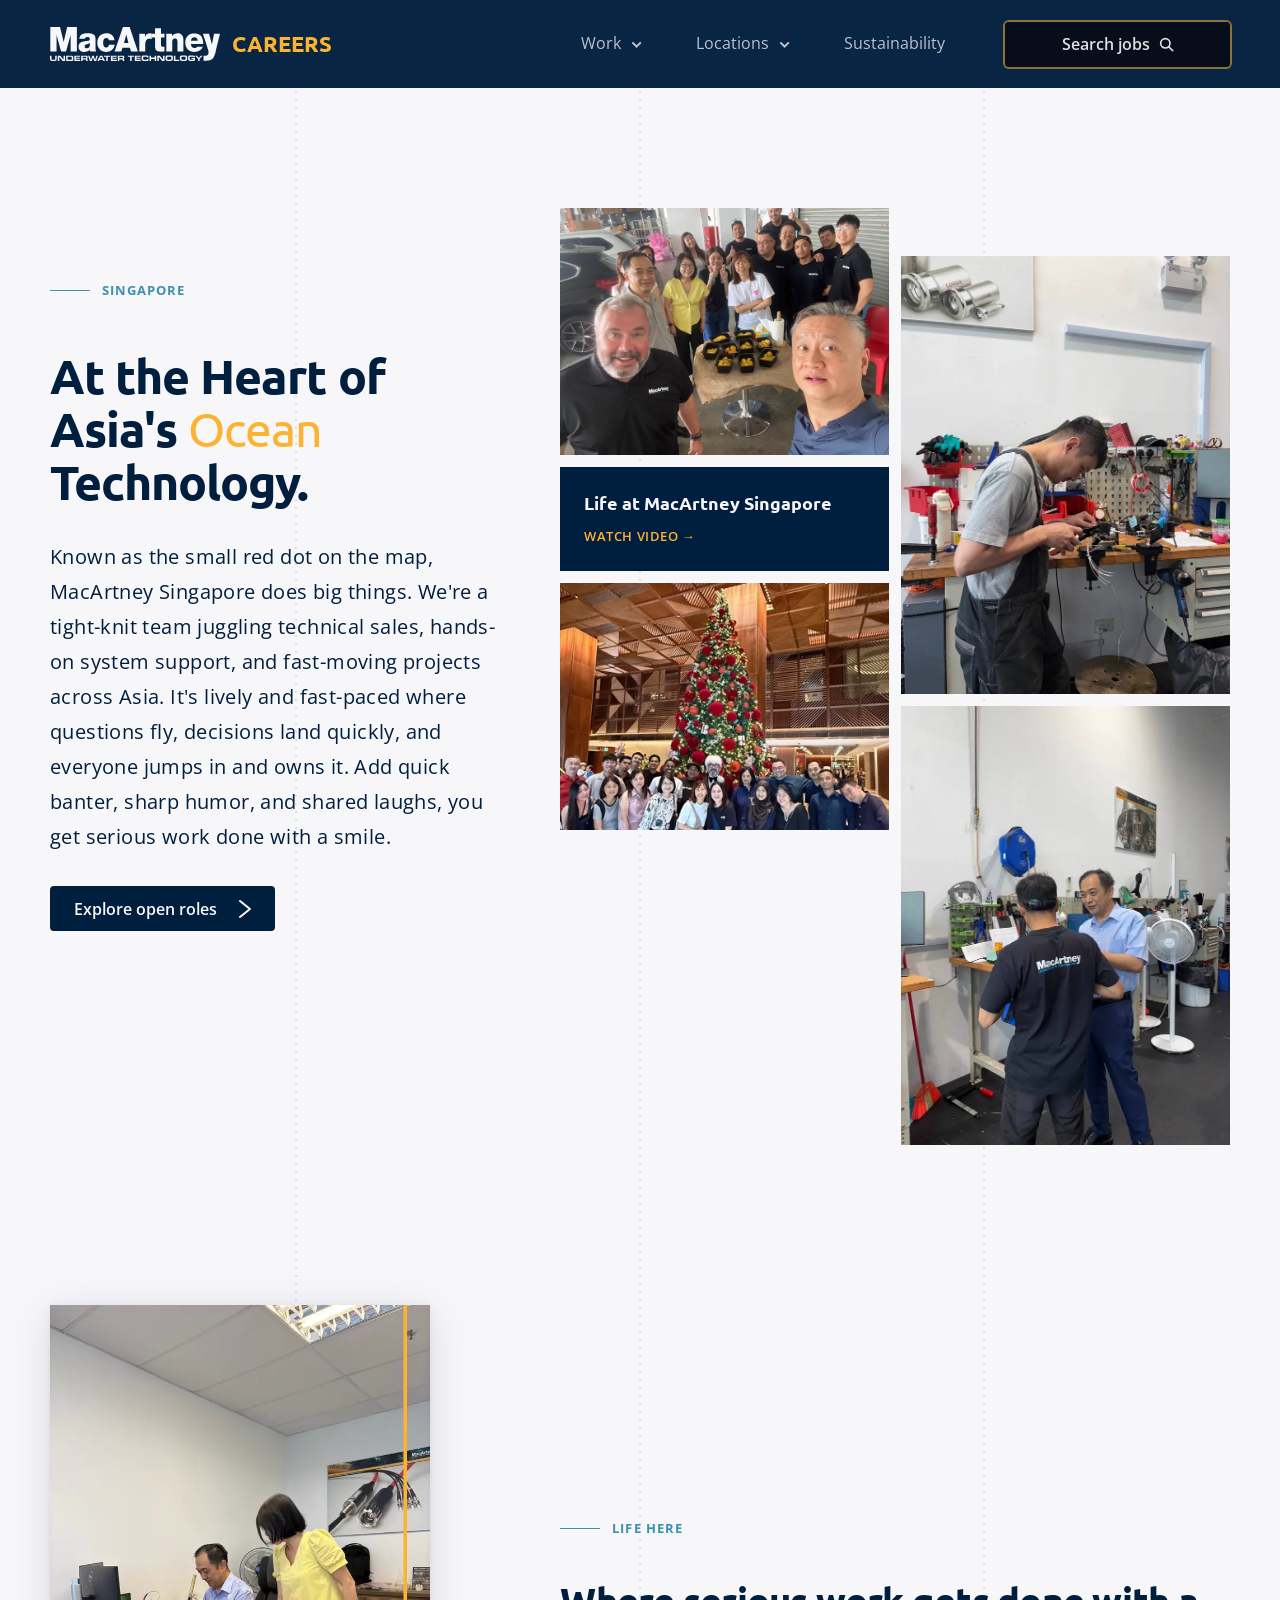
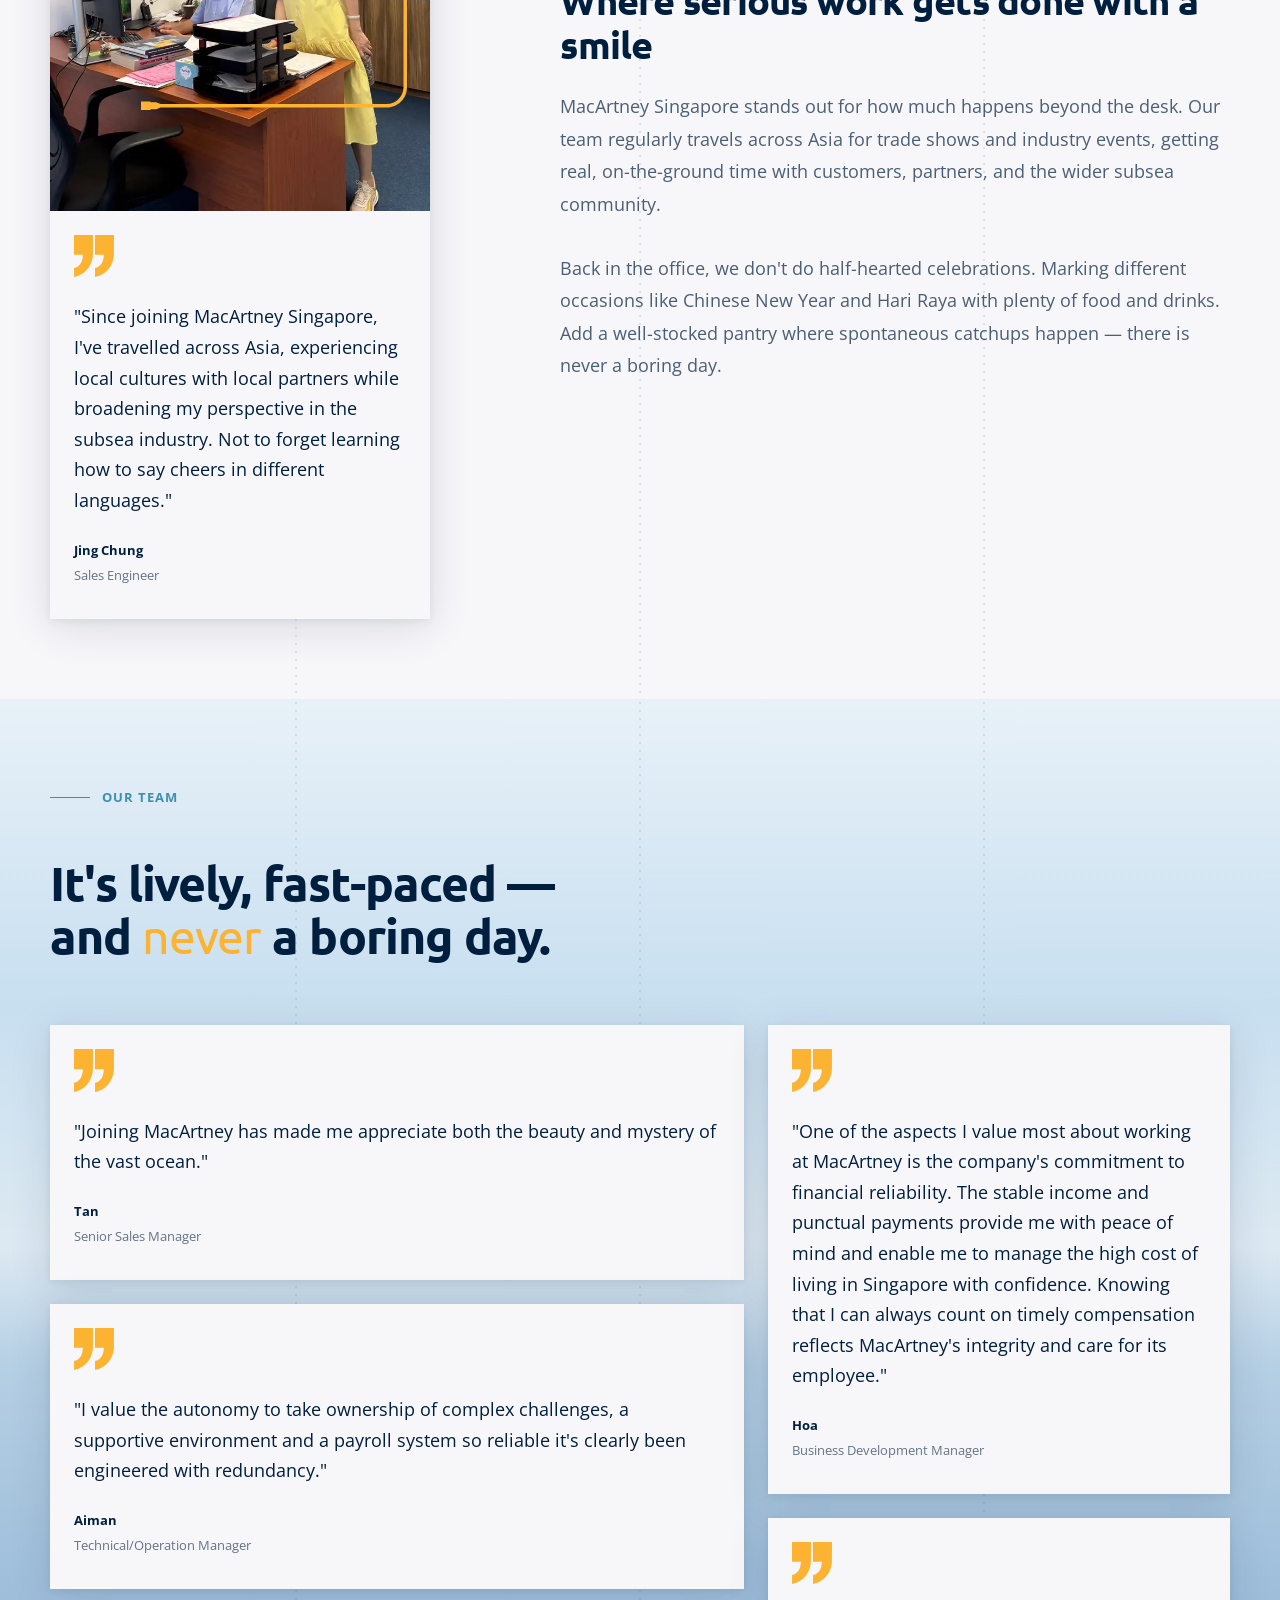
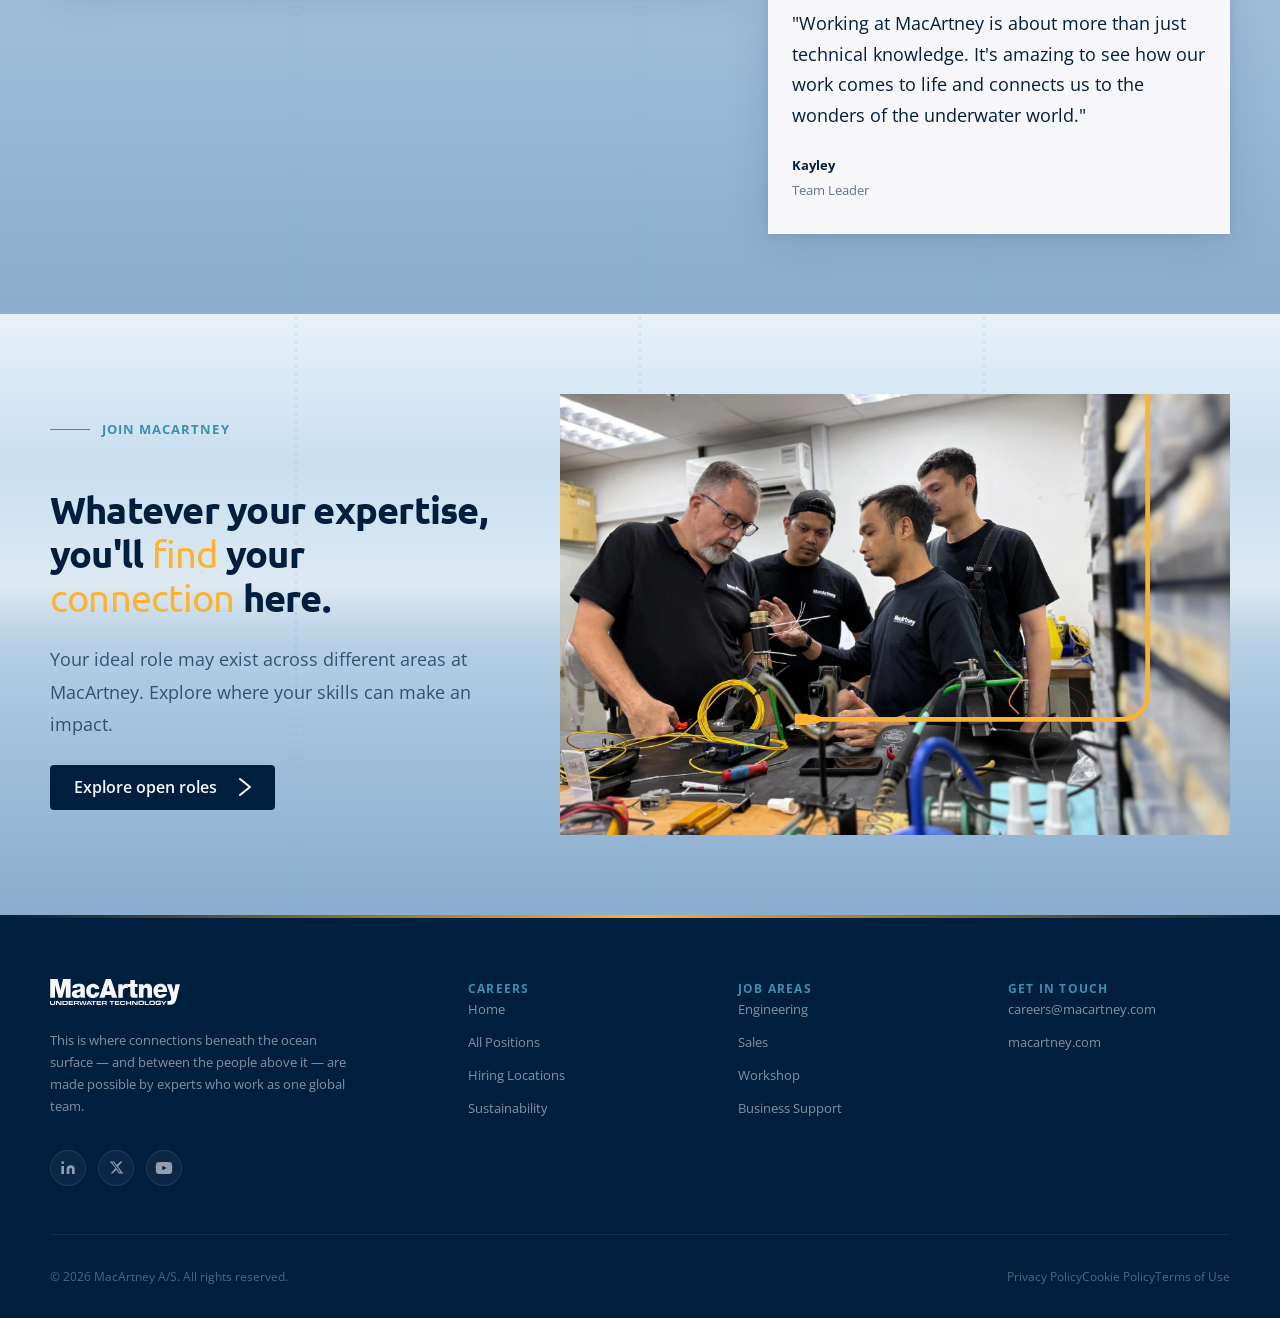
<file: singapore.html>
<!doctype html>
<html lang="en">
  <head>
    <meta charset="UTF-8" />
    <meta name="viewport" content="width=device-width, initial-scale=1.0" />
    <meta
      name="description"
      content="MacArtney Singapore — at the heart of Asia's ocean technology"
    />
    <title>Singapore — Careers at MacArtney</title>
    <link rel="preconnect" href="https://fonts.googleapis.com" />
    <link rel="preconnect" href="https://fonts.gstatic.com" crossorigin />
    <link
      href="https://fonts.googleapis.com/css2?family=Open+Sans:wght@400;600;700&family=Ubuntu:wght@500;700&display=swap"
      rel="stylesheet"
    />
    <link rel="stylesheet" href="css/main.css" />
  </head>
  <body class="page-grid">
    <a href="#main" class="skip-link">Skip to main content</a>

    <header class="site-header" role="banner"></header>

    <main class="site-main" id="main">

      <!-- ── Hero ──────────────────────────────────────────────── -->
      <section class="home-hero home-hero--sales" aria-labelledby="hero-title">
        <div class="container home-hero__inner">
          <div class="page-hero__text-area">
            <span class="hero__eyebrow">Singapore</span>
            <h1 class="why-join__headline" id="hero-title">
              At the Heart of<br />
              Asia's <span class="page-hero__title-accent">Ocean</span> Technology.
            </h1>
            <p class="page-hero__subtitle">
              Known as the small red dot on the map, MacArtney Singapore does big
              things. We're a tight-knit team juggling technical sales, hands-on
              system support, and fast-moving projects across Asia. It's lively
              and fast-paced where questions fly, decisions land quickly, and
              everyone jumps in and owns it. Add quick banter, sharp humor, and
              shared laughs, you get serious work done with a smile.
            </p>
            <div class="page-hero__actions">
              <a class="btn btn--cta btn--md" href="search.html">
                <span class="btn__inner">
                  Explore open roles
                  <svg class="btn__arrow" width="22" height="18" viewBox="0 0 22 18" fill="none" stroke="currentColor" stroke-width="2" stroke-linecap="round" stroke-linejoin="round" aria-hidden="true">
                    <polyline points="11,1 21,9 11,17"/>
                    <line class="btn__arrow-line" x1="1" y1="9" x2="21" y2="9"/>
                  </svg>
                </span>
              </a>
            </div>
          </div>

          <div class="media-grid" aria-hidden="true">
            <div class="media-grid__col media-grid__col--left">
              <div
                class="media-grid__photo media-grid__photo--landscape"
                style="
                  background-image: url('assets/sg-durian.webp');
                  background-size: cover;
                  background-position: center;
                "
              ></div>
              <div class="media-grid__video-card">
                <p class="media-grid__video-title">Life at MacArtney Singapore</p>
                <a class="media-grid__video-link" href="#">Watch video &rarr;</a>
              </div>
              <div
                class="media-grid__photo media-grid__photo--landscape"
                style="
                  background-image: url('assets/sg-christmas.webp');
                  background-size: cover;
                  background-position: center top;
                "
              ></div>
            </div>
            <div class="media-grid__col media-grid__col--right">
              <div
                class="media-grid__photo media-grid__photo--portrait"
                style="
                  background-image: url('assets/sg-casual-1.webp');
                  background-size: cover;
                  background-position: center;
                "
              ></div>
              <div
                class="media-grid__photo media-grid__photo--portrait"
                style="
                  background-image: url('assets/sg-casual-2.webp');
                  background-size: cover;
                  background-position: center;
                "
              ></div>
            </div>
          </div>
        </div>
      </section>

      <!-- ── Life here ─────────────────────────────────────────── -->
      <section class="locations-intro section" aria-labelledby="sg-intro-title">
        <div class="container">
          <div class="locations-intro__grid">
            <div class="quote-card">
              <div class="quote-card__media">
                <img
                  src="assets/sg-casual-3.webp"
                  alt="MacArtney Singapore team in conversation"
                  class="quote-card__image"
                />
                <img
                  src="assets/Top_connector.svg"
                  alt=""
                  class="quote-card__connector"
                  aria-hidden="true"
                />
              </div>
              <div class="quote-card__body">
                <img
                  class="quote-card__icon"
                  src="assets/quote.svg"
                  alt=""
                  aria-hidden="true"
                />
                <blockquote class="quote-card__text">
                  "Since joining MacArtney Singapore, I've travelled across Asia,
                  experiencing local cultures with local partners while broadening
                  my perspective in the subsea industry. Not to forget learning
                  how to say cheers in different languages."
                </blockquote>
                <cite class="quote-card__attribution">
                  <strong>Jing Chung</strong>
                  Sales Engineer
                </cite>
              </div>
            </div>

            <div class="locations-intro__text">
              <span class="hero__eyebrow">Life Here</span>
              <h2 class="locations-intro__heading" id="sg-intro-title">
                Where serious work gets done with a smile
              </h2>
              <p class="locations-intro__body">
                MacArtney Singapore stands out for how much happens beyond the
                desk. Our team regularly travels across Asia for trade shows and
                industry events, getting real, on-the-ground time with customers,
                partners, and the wider subsea community.
              </p>
              <p class="locations-intro__body">
                Back in the office, we don't do half-hearted celebrations.
                Marking different occasions like Chinese New Year and Hari Raya
                with plenty of food and drinks. Add a well-stocked pantry where
                spontaneous catchups happen — there is never a boring day.
              </p>
            </div>
          </div>
        </div>
      </section>

      <!-- ── Team voices ───────────────────────────────────────── -->
      <section
        class="why-join sg-quotes section"
        aria-labelledby="sg-quotes-title"
      >
        <div class="container">
          <div class="why-join__header">
            <span class="hero__eyebrow">Our Team</span>
            <h2 class="why-join__headline" id="sg-quotes-title">
              It's lively, fast-paced — and
              <span class="page-hero__title-accent">never</span> a boring day.
            </h2>
          </div>
          <div class="sg-team__grid">
            <div class="sg-team__col">

              <div class="quote-card">
                <div class="quote-card__body">
                  <img class="quote-card__icon" src="assets/quote.svg" alt="" aria-hidden="true" />
                  <blockquote class="quote-card__text">
                    "Joining MacArtney has made me appreciate both the beauty and
                    mystery of the vast ocean."
                  </blockquote>
                  <cite class="quote-card__attribution">
                    <strong>Tan</strong>
                    Senior Sales Manager
                  </cite>
                </div>
              </div>

              <div class="quote-card">
                <div class="quote-card__body">
                  <img class="quote-card__icon" src="assets/quote.svg" alt="" aria-hidden="true" />
                  <blockquote class="quote-card__text">
                    "I value the autonomy to take ownership of complex challenges,
                    a supportive environment and a payroll system so reliable it's
                    clearly been engineered with redundancy."
                  </blockquote>
                  <cite class="quote-card__attribution">
                    <strong>Aiman</strong>
                    Technical/Operation Manager
                  </cite>
                </div>
              </div>

            </div>
            <div class="sg-team__col">

              <div class="quote-card">
                <div class="quote-card__body">
                  <img class="quote-card__icon" src="assets/quote.svg" alt="" aria-hidden="true" />
                  <blockquote class="quote-card__text">
                    "One of the aspects I value most about working at MacArtney is
                    the company's commitment to financial reliability. The stable
                    income and punctual payments provide me with peace of mind and
                    enable me to manage the high cost of living in Singapore with
                    confidence. Knowing that I can always count on timely
                    compensation reflects MacArtney's integrity and care for its
                    employee."
                  </blockquote>
                  <cite class="quote-card__attribution">
                    <strong>Hoa</strong>
                    Business Development Manager
                  </cite>
                </div>
              </div>

              <div class="quote-card">
                <div class="quote-card__body">
                  <img class="quote-card__icon" src="assets/quote.svg" alt="" aria-hidden="true" />
                  <blockquote class="quote-card__text">
                    "Working at MacArtney is about more than just technical
                    knowledge. It's amazing to see how our work comes to life and
                    connects us to the wonders of the underwater world."
                  </blockquote>
                  <cite class="quote-card__attribution">
                    <strong>Kayley</strong>
                    Team Leader
                  </cite>
                </div>
              </div>

            </div>
          </div>
        </div>
      </section>

      <!-- ── CTA Banner ─────────────────────────────────────────── -->
      <section class="cta-banner section" aria-labelledby="cta-banner-title"></section>

    </main>

    <footer class="site-footer" role="contentinfo"></footer>

    <script src="https://cdnjs.cloudflare.com/ajax/libs/gsap/3.12.5/gsap.min.js"></script>
    <script type="module" src="js/animations/hero.js"></script>
    <script type="module" src="js/core/header.js"></script>
    <script type="module" src="js/core/navigation.js"></script>
    <script type="module" src="js/core/footer.js"></script>
    <script type="module" src="js/sections/cta-banner.js"></script>
    <script type="module" src="js/core/buttons.js"></script>
  </body>
</html>
</file>
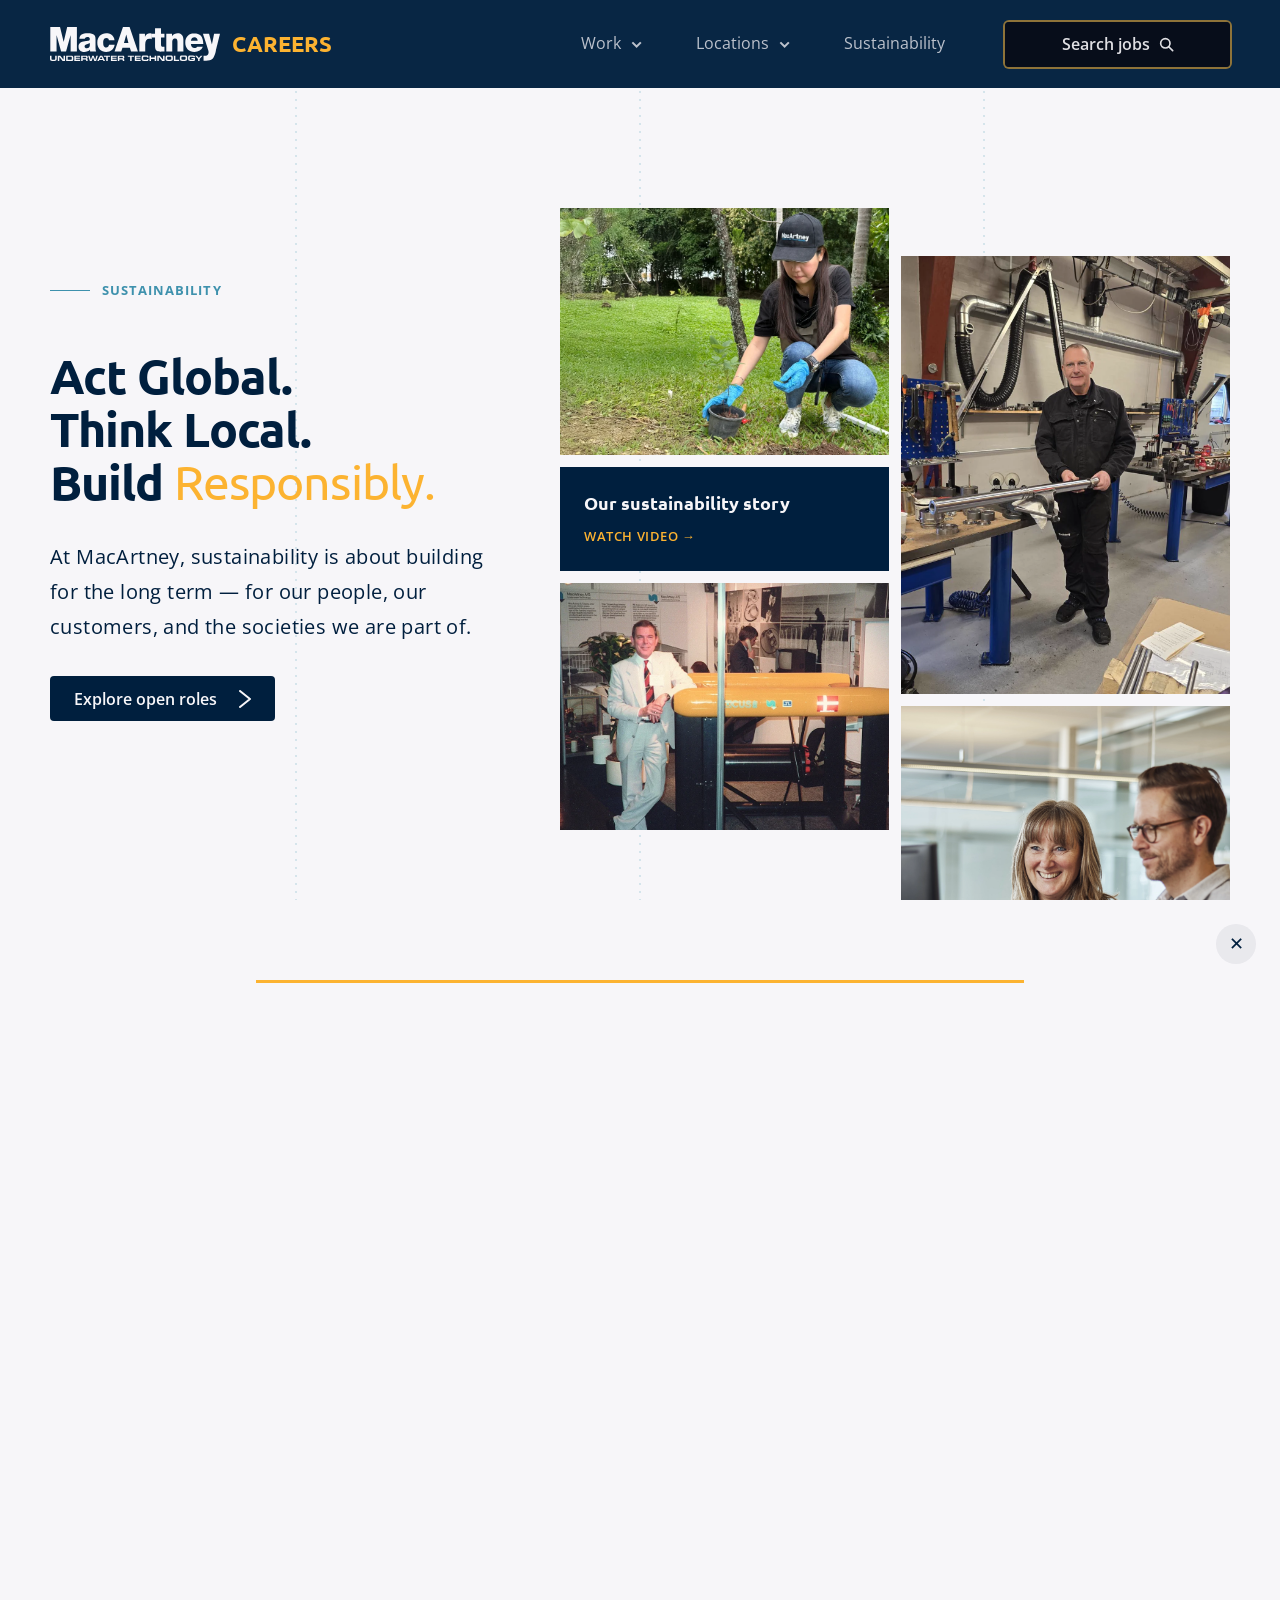
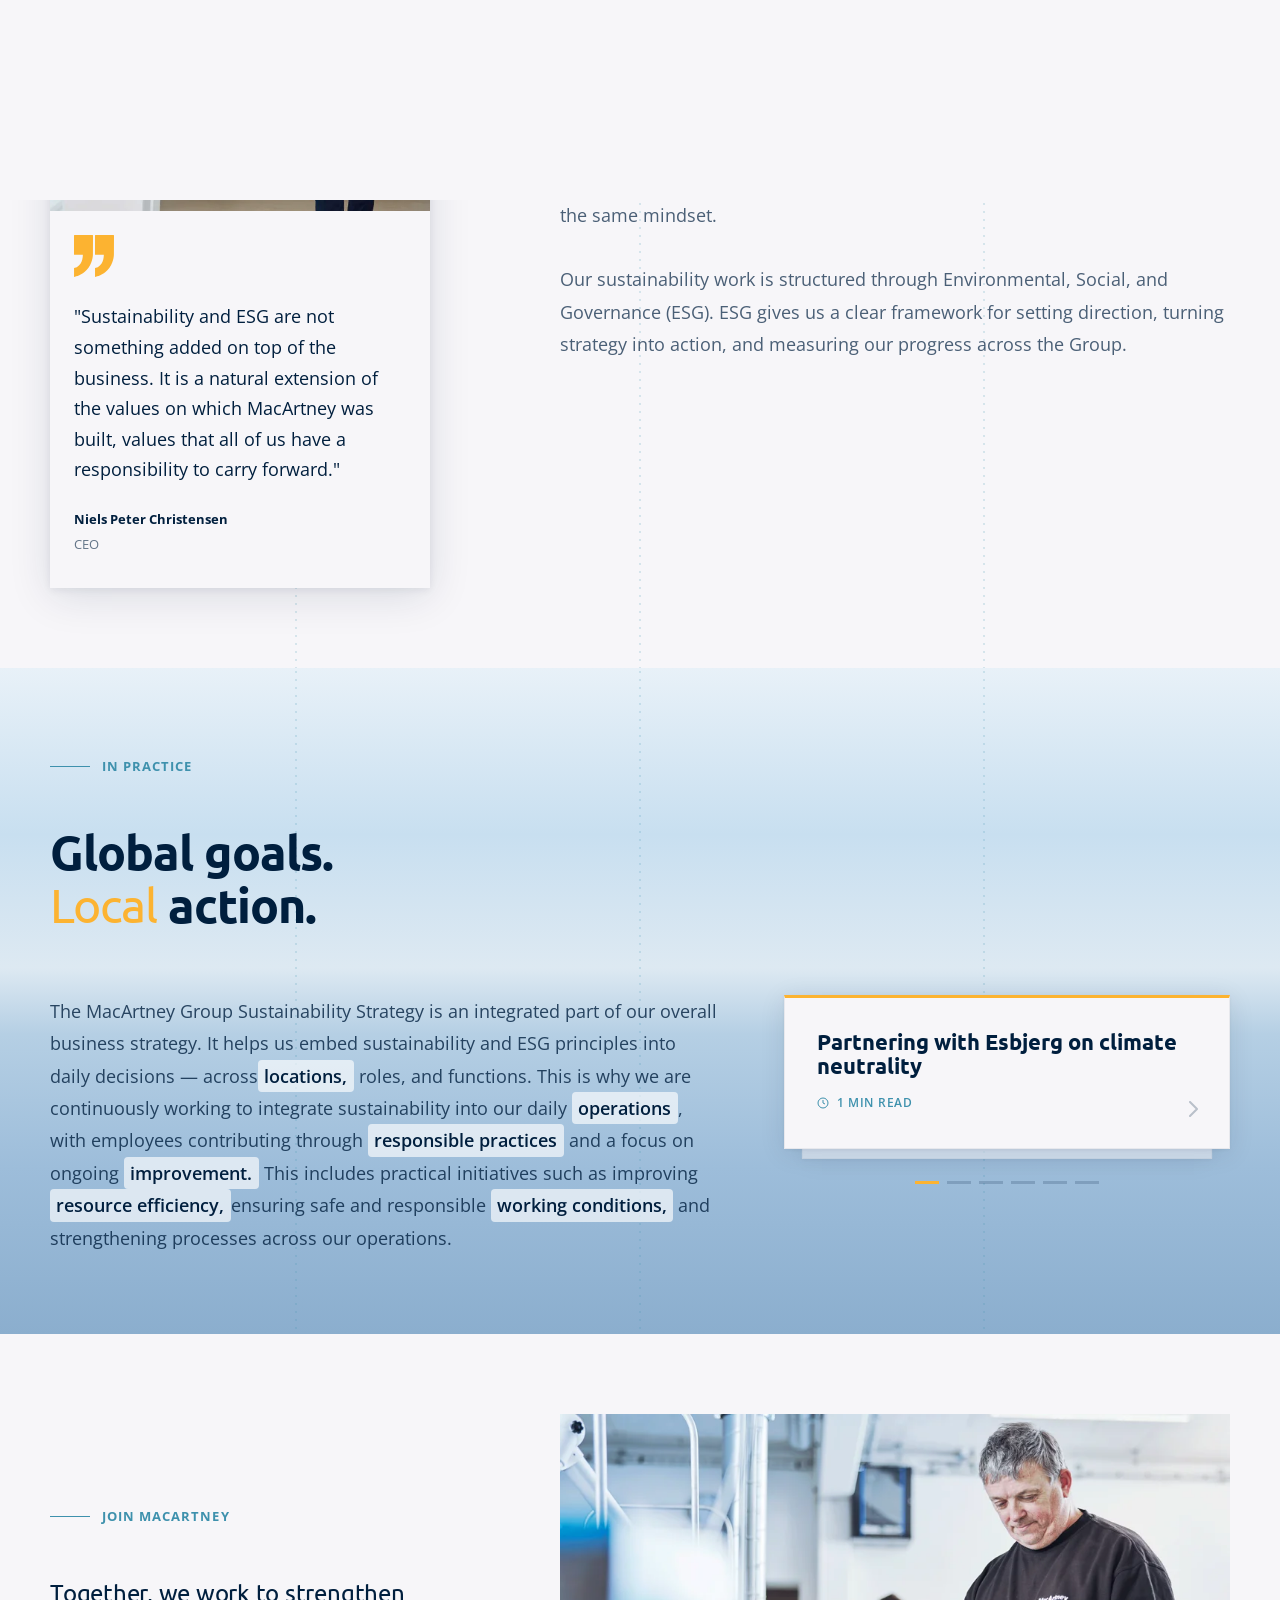
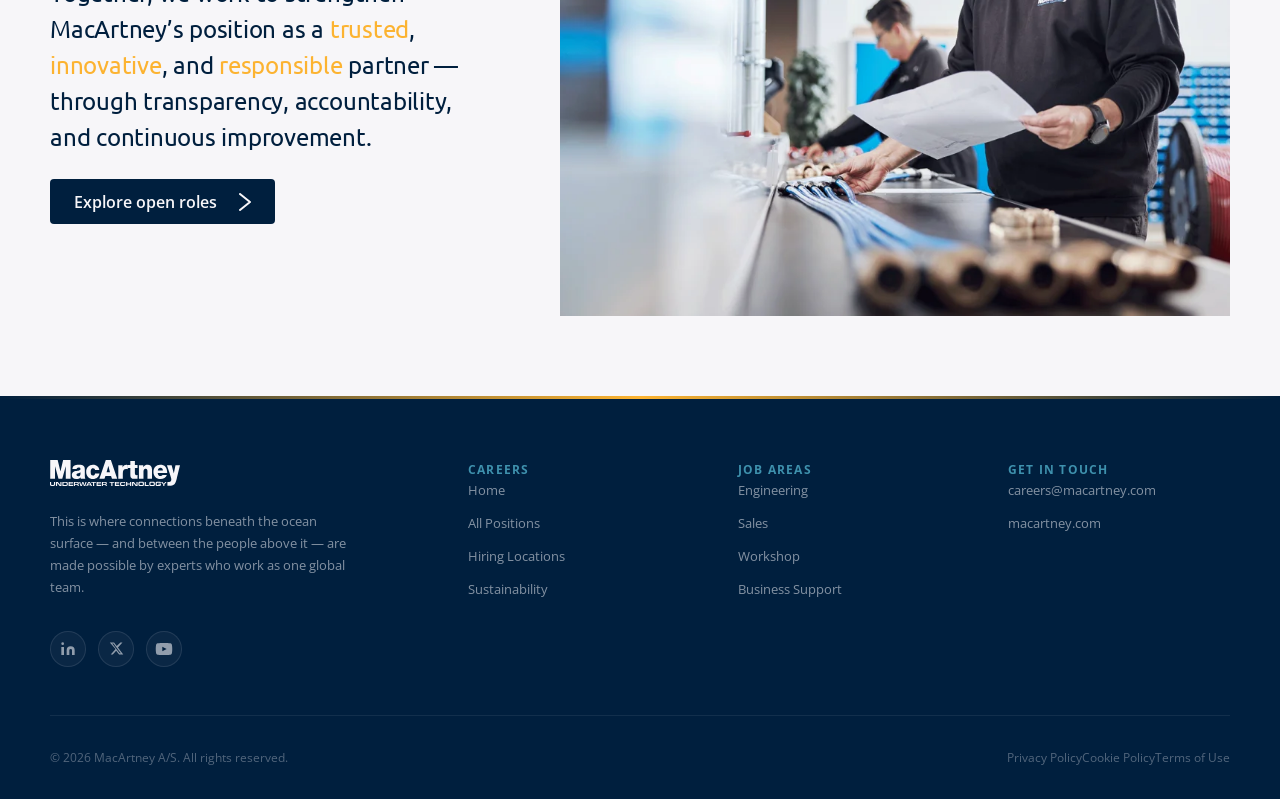
<file: sustainability.html>
<!doctype html>
<html lang="en">
  <head>
    <meta charset="UTF-8" />
    <meta name="viewport" content="width=device-width, initial-scale=1.0" />
    <meta
      name="description"
      content="Sustainability at MacArtney — doing what's right for people, planet, and the long term"
    />
    <title>Sustainability at MacArtney — Act Global. Think Local.</title>
    <link rel="preconnect" href="https://fonts.googleapis.com" />
    <link rel="preconnect" href="https://fonts.gstatic.com" crossorigin />
    <link
      href="https://fonts.googleapis.com/css2?family=Open+Sans:wght@400;600;700&family=Ubuntu:wght@500;700&display=swap"
      rel="stylesheet"
    />
    <link rel="stylesheet" href="css/main.css" />
  </head>
  <body class="page-grid">
    <a href="#main" class="skip-link">Skip to main content</a>

    <header class="site-header" role="banner"></header>

    <main class="site-main" id="main">
      <section class="home-hero home-hero--sales" aria-labelledby="hero-title">
        <div class="container home-hero__inner">
          <div class="page-hero__text-area">
            <span class="hero__eyebrow">Sustainability</span>
            <h1 class="why-join__headline" id="hero-title">
              Act Global.<br />Think Local.<br />Build
              <span class="page-hero__title-accent">Responsibly.</span>
            </h1>
            <p class="page-hero__subtitle">
              At MacArtney, sustainability is about building for the long term —
              for our people, our customers, and the societies we are part of.
            </p>
            <div class="page-hero__actions">
              <a class="btn btn--cta btn--md" href="search.html">
                <span class="btn__inner">
                  Explore open roles
                  <svg
                    class="btn__arrow"
                    width="22"
                    height="18"
                    viewBox="0 0 22 18"
                    fill="none"
                    stroke="currentColor"
                    stroke-width="2"
                    stroke-linecap="round"
                    stroke-linejoin="round"
                    aria-hidden="true"
                  >
                    <polyline points="11,1 21,9 11,17" />
                    <line
                      class="btn__arrow-line"
                      x1="1"
                      y1="9"
                      x2="21"
                      y2="9"
                    />
                  </svg>
                </span>
              </a>
            </div>
          </div>

          <div class="media-grid" aria-hidden="true">
            <div class="media-grid__col media-grid__col--left">
              <div
                class="media-grid__photo media-grid__photo--landscape"
                style="
                  background-image: url(&quot;assets/sustain-landscape.webp&quot;);
                  background-size: cover;
                  background-position: center;
                "
              ></div>
              <div class="media-grid__video-card">
                <p class="media-grid__video-title">Our sustainability story</p>
                <a class="media-grid__video-link" href="#"
                  >Watch video &rarr;</a
                >
              </div>
              <div
                class="media-grid__photo media-grid__photo--landscape"
                style="
                  background-image: url(&quot;assets/culture-landscape.webp&quot;);
                  background-size: cover;
                  background-position: center;
                "
              ></div>
            </div>
            <div class="media-grid__col media-grid__col--right">
              <div
                class="media-grid__photo media-grid__photo--portrait"
                style="
                  background-image: url(&quot;assets/sustain-portrait.webp&quot;);
                  background-size: cover;
                  background-position: center;
                "
              ></div>
              <div
                class="media-grid__photo media-grid__photo--portrait"
                style="
                  background-image: url(&quot;assets/hero-portrait-3.webp&quot;);
                  background-size: cover;
                  background-position: center;
                "
              ></div>
            </div>
          </div>
        </div>
      </section>
      <!-- ── Sustainability meaning ────────────────────────── -->
      <section
        class="locations-intro section"
        aria-labelledby="sustain-values-title"
      >
        <div class="container">
          <div class="locations-intro__grid">
            <div class="quote-card">
              <div class="quote-card__media">
                <img
                  src="assets/ceo-portrait.webp"
                  alt="Niels Peter Christensen, CEO of MacArtney"
                  class="quote-card__image"
                />
                <img
                  src="assets/Top_connector.svg"
                  alt=""
                  class="quote-card__connector"
                  aria-hidden="true"
                />
              </div>
              <div class="quote-card__body">
                <img
                  class="quote-card__icon"
                  src="assets/quote.svg"
                  alt=""
                  aria-hidden="true"
                />
                <blockquote class="quote-card__text">
                  "Sustainability and ESG are not something added on top of the
                  business. It is a natural extension of the values on which
                  MacArtney was built, values that all of us have a
                  responsibility to carry forward."
                </blockquote>
                <cite class="quote-card__attribution">
                  <strong>Niels Peter Christensen</strong>
                  CEO
                </cite>
              </div>
            </div>

            <div class="locations-intro__text">
              <span class="hero__eyebrow">ESG</span>
              <h2 class="locations-intro__heading" id="sustain-values-title">
                Turning values into measurable action
              </h2>
              <p class="locations-intro__body">
                Guided by our ambition to Act Global and Think Local, we aim to
                make decisions with a long‑term perspective and take
                responsibility for how we operate every day. Sustainability at
                MacArtney means creating value in a responsible and balanced
                way. We consider the environment, how we treat people, and how
                we run our business — not as separate topics, but as part of the
                same mindset.
              </p>
              <p class="locations-intro__body">
                Our sustainability work is structured through Environmental,
                Social, and Governance (ESG). ESG gives us a clear framework for
                setting direction, turning strategy into action, and measuring
                our progress across the Group.
              </p>
            </div>
          </div>
        </div>
      </section>
      <!-- ── Stories: Global goals. Local action. ─────────── -->
      <section
        class="why-join sustain-stories section"
        aria-labelledby="sustain-stories-title"
      >
        <div class="container">
          <div class="why-join__header">
            <span class="hero__eyebrow">In Practice</span>
            <h2 class="why-join__headline" id="sustain-stories-title">
              Global goals.<br /><span class="page-hero__title-accent"
                >Local</span
              >
              action.
            </h2>
          </div>

          <div class="why-join__values">
            <div class="why-join__about flow">
              <p>
                The MacArtney Group Sustainability Strategy is an integrated
                part of our overall business strategy. It helps us embed
                sustainability and ESG principles into daily decisions —
                across<button class="why-join__trigger" data-card="esbjerg">
                  locations,
                </button>
                roles, and functions. This is why we are continuously working to
                integrate sustainability into our daily
                <button class="why-join__trigger" data-card="refurbishment">
                  operations</button
                >, with employees contributing through
                <button class="why-join__trigger" data-card="singapore">
                  responsible practices
                </button>
                and a focus on ongoing

                <button class="why-join__trigger" data-card="elars">
                  improvement.
                </button>
                This includes practical initiatives such as improving
                <button class="why-join__trigger" data-card="norway">
                  resource efficiency,</button
                >ensuring safe and responsible
                <button class="why-join__trigger" data-card="safety">
                  working conditions,
                </button>
                and strengthening processes across our operations.
              </p>
            </div>

            <div class="card-stack">
              <div class="card-stack__stage" aria-live="polite">
                <article
                  class="card-stack__card"
                  data-card="esbjerg"
                  aria-hidden="true"
                >
                  <h3 class="card-stack__card-title">
                    Partnering with Esbjerg on climate neutrality
                  </h3>
                  <p class="card-stack__card-text">
                    <svg
                      width="12"
                      height="12"
                      viewBox="0 0 24 24"
                      fill="none"
                      stroke="currentColor"
                      stroke-width="2"
                      aria-hidden="true"
                    >
                      <circle cx="12" cy="12" r="10" />
                      <path d="M12 6v6l4 2" />
                    </svg>
                    1 min read
                  </p>
                </article>
                <article
                  class="card-stack__card"
                  data-card="refurbishment"
                  aria-hidden="true"
                >
                  <h3 class="card-stack__card-title">
                    Giving winches a second life
                  </h3>
                  <p class="card-stack__card-text">
                    <svg
                      width="12"
                      height="12"
                      viewBox="0 0 24 24"
                      fill="none"
                      stroke="currentColor"
                      stroke-width="2"
                      aria-hidden="true"
                    >
                      <circle cx="12" cy="12" r="10" />
                      <path d="M12 6v6l4 2" />
                    </svg>
                    1 min read
                  </p>
                </article>
                <article
                  class="card-stack__card"
                  data-card="norway"
                  aria-hidden="true"
                >
                  <h3 class="card-stack__card-title">
                    New service hub in Norway boosts circularity
                  </h3>
                  <p class="card-stack__card-text">
                    <svg
                      width="12"
                      height="12"
                      viewBox="0 0 24 24"
                      fill="none"
                      stroke="currentColor"
                      stroke-width="2"
                      aria-hidden="true"
                    >
                      <circle cx="12" cy="12" r="10" />
                      <path d="M12 6v6l4 2" />
                    </svg>
                    1 min read
                  </p>
                </article>
                <article
                  class="card-stack__card"
                  data-card="elars"
                  aria-hidden="true"
                >
                  <h3 class="card-stack__card-title">
                    Innovating all-electric A-frames for a cleaner ocean
                  </h3>
                  <p class="card-stack__card-text">
                    <svg
                      width="12"
                      height="12"
                      viewBox="0 0 24 24"
                      fill="none"
                      stroke="currentColor"
                      stroke-width="2"
                      aria-hidden="true"
                    >
                      <circle cx="12" cy="12" r="10" />
                      <path d="M12 6v6l4 2" />
                    </svg>
                    2 min read
                  </p>
                </article>
                <article
                  class="card-stack__card"
                  data-card="singapore"
                  aria-hidden="true"
                >
                  <h3 class="card-stack__card-title">
                    Hands-on climate action in Singapore
                  </h3>
                  <p class="card-stack__card-text">
                    <svg
                      width="12"
                      height="12"
                      viewBox="0 0 24 24"
                      fill="none"
                      stroke="currentColor"
                      stroke-width="2"
                      aria-hidden="true"
                    >
                      <circle cx="12" cy="12" r="10" />
                      <path d="M12 6v6l4 2" />
                    </svg>
                    1 min read
                  </p>
                </article>
                <article
                  class="card-stack__card"
                  data-card="safety"
                  aria-hidden="true"
                >
                  <h3 class="card-stack__card-title">
                    Zero workplace injuries in 2024–25
                  </h3>
                  <p class="card-stack__card-text">
                    <svg
                      width="12"
                      height="12"
                      viewBox="0 0 24 24"
                      fill="none"
                      stroke="currentColor"
                      stroke-width="2"
                      aria-hidden="true"
                    >
                      <circle cx="12" cy="12" r="10" />
                      <path d="M12 6v6l4 2" />
                    </svg>
                    2 min read
                  </p>
                </article>
              </div>
              <div class="card-stack__dots" aria-hidden="true"></div>
            </div>
          </div>
        </div>

        <!-- Full-screen story modal (mobile only) -->
        <div
          class="sustain-modal"
          role="dialog"
          aria-modal="true"
          aria-label="Story detail"
          aria-hidden="true"
        >
          <button class="sustain-modal__close" aria-label="Close">
            &#x2715;
          </button>
          <div class="sustain-modal__inner">
            <h3 class="sustain-modal__title"></h3>
            <div class="sustain-modal__body"></div>
          </div>
        </div>
      </section>
      <!-- ── CTA banner ─────────────────────────────────────── -->
      <section
        class="cta-banner cta-banner--white section"
        aria-labelledby="sustain-cta-title"
      >
        <div class="container">
          <div class="cta-banner__grid">
            <div class="cta-banner__text">
              <span class="hero__eyebrow">Join MacArtney</span>
              <h2 class="cta-banner__heading" id="sustain-cta-title">
                Together, we work to strengthen MacArtney’s position as a
                <span class="page-hero__title-accent">trusted</span>,
                <span class="page-hero__title-accent">innovative</span>, and
                <span class="page-hero__title-accent">responsible</span>
                partner — through transparency, accountability, and continuous
                improvement.
              </h2>
              <a class="btn btn--cta btn--md" href="search.html">
                <span class="btn__inner">
                  Explore open roles
                  <svg
                    class="btn__arrow"
                    width="22"
                    height="18"
                    viewBox="0 0 22 18"
                    fill="none"
                    stroke="currentColor"
                    stroke-width="2"
                    stroke-linecap="round"
                    stroke-linejoin="round"
                    aria-hidden="true"
                  >
                    <polyline points="11,1 21,9 11,17" />
                    <line
                      class="btn__arrow-line"
                      x1="1"
                      y1="9"
                      x2="21"
                      y2="9"
                    />
                  </svg>
                </span>
              </a>
            </div>
            <div class="cta-banner__media">
              <img
                src="assets/hero-landscape-1.webp"
                alt="MacArtney sustainability"
                class="cta-banner__image"
              />
            </div>
          </div>
        </div>
      </section>
    </main>

    <footer class="site-footer" role="contentinfo"></footer>

    <script src="https://cdnjs.cloudflare.com/ajax/libs/gsap/3.12.5/gsap.min.js"></script>
    <script type="module" src="js/animations/hero.js"></script>
    <script type="module" src="js/core/header.js"></script>
    <script type="module" src="js/core/navigation.js"></script>
    <script type="module" src="js/core/footer.js"></script>
    <script type="module" src="js/sections/sustain-stories.js"></script>

    <script type="module" src="js/core/buttons.js"></script>
  </body>
</html>
</file>
<file: css/main.css>
@import url("./tokens.css");
@import url("./base.css");
@import url("./utilities.css");
@import url("./layout.css");

@import url("./components/buttons.css");
@import url("./components/card-stack.css");
@import url("./components/cards.css");
@import url("./components/forms.css");
@import url("./components/navigation.css");
@import url("./components/hero.css");
@import url("./components/media-grid.css");
@import url("./components/modals.css");
@import url("./components/footer.css");

@import url("./pages/home.css");
@import url("./pages/sales.css");
@import url("./pages/locations.css");
@import url("./pages/sustainability.css");
@import url("./pages/search.css");

@import url("./templates/work-category.css");
@import url("./templates/location-detail.css");
@import url("./templates/article.css");
</file>
